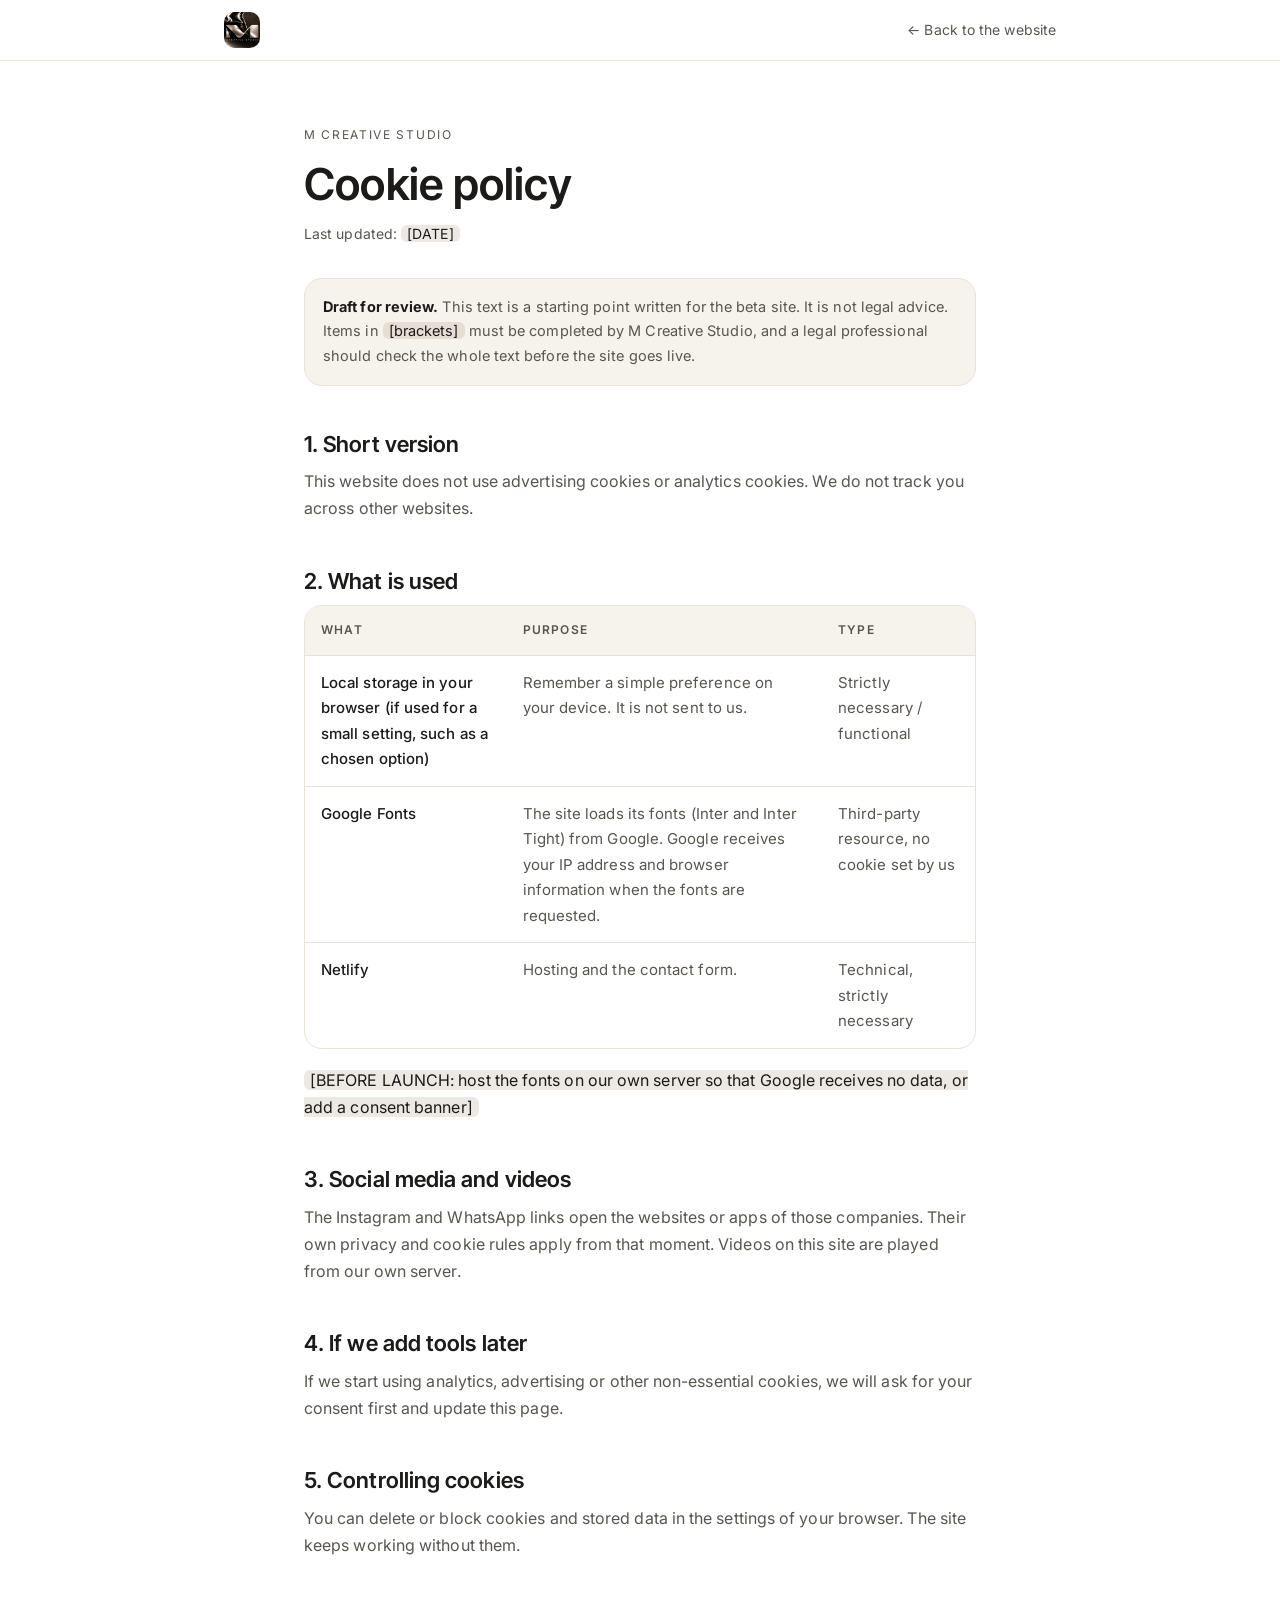
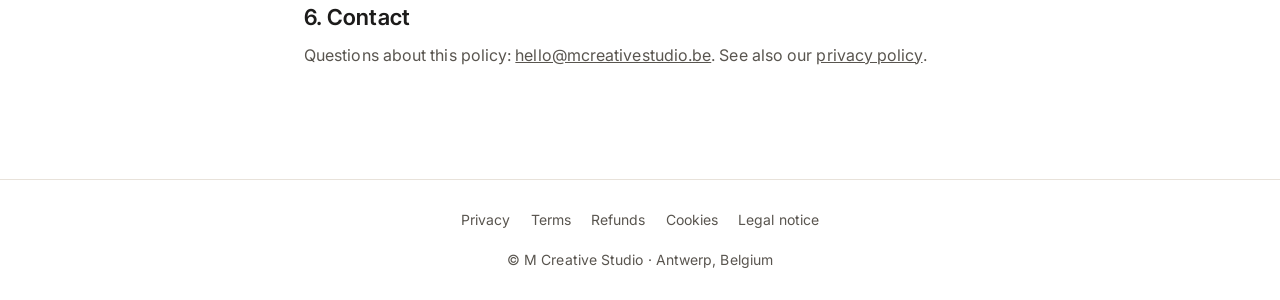
<file: cookies.html>
<!doctype html>
<html lang="en">
<head>
<meta charset="utf-8">
<meta name="viewport" content="width=device-width,initial-scale=1">
<title>Cookie policy · M Creative Studio · Beta</title>
<meta name="description" content="What this website stores on your device.">
<meta name="robots" content="noindex">
<link rel="preconnect" href="https://fonts.googleapis.com"><link rel="preconnect" href="https://fonts.gstatic.com" crossorigin><link href="https://fonts.googleapis.com/css2?family=Inter:wght@300;400;500;600&family=Inter+Tight:wght@300;400;500;600&display=swap" rel="stylesheet">
<link rel="stylesheet" href="legal.css">
</head>
<body>
<header class="top"><div class="in"><a href="index.html" aria-label="M Creative Studio"><img src="img/logo-m.jpg" alt="M Creative Studio"></a><a class="back" href="index.html">← Back to the website</a></div></header>
<main>
<p class="lab">M Creative Studio</p>
<h1>Cookie policy</h1>
<p class="upd">Last updated: <span class="ph">[DATE]</span></p>
<div class="draft"><b>Draft for review.</b> This text is a starting point written for the beta site. It is not legal advice. Items in <span class="ph">[brackets]</span> must be completed by M Creative Studio, and a legal professional should check the whole text before the site goes live.</div>

<h2>1. Short version</h2>
<p>This website does not use advertising cookies or analytics cookies. We do not track you across other websites.</p>

<h2>2. What is used</h2>
<table>
<tr class="hd"><th>What</th><th>Purpose</th><th>Type</th></tr>
<tr><td data-l="What">Local storage in your browser (if used for a small setting, such as a chosen option)</td><td data-l="Purpose">Remember a simple preference on your device. It is not sent to us.</td><td data-l="Type">Strictly necessary / functional</td></tr>
<tr><td data-l="What">Google Fonts</td><td data-l="Purpose">The site loads its fonts (Inter and Inter Tight) from Google. Google receives your IP address and browser information when the fonts are requested.</td><td data-l="Type">Third-party resource, no cookie set by us</td></tr>
<tr><td data-l="What">Netlify</td><td data-l="Purpose">Hosting and the contact form.</td><td data-l="Type">Technical, strictly necessary</td></tr>
</table>
<p><span class="ph">[BEFORE LAUNCH: host the fonts on our own server so that Google receives no data, or add a consent banner]</span></p>

<h2>3. Social media and videos</h2>
<p>The Instagram and WhatsApp links open the websites or apps of those companies. Their own privacy and cookie rules apply from that moment. Videos on this site are played from our own server.</p>

<h2>4. If we add tools later</h2>
<p>If we start using analytics, advertising or other non-essential cookies, we will ask for your consent first and update this page.</p>

<h2>5. Controlling cookies</h2>
<p>You can delete or block cookies and stored data in the settings of your browser. The site keeps working without them.</p>

<h2>6. Contact</h2>
<p>Questions about this policy: <a href="mailto:hello@mcreativestudio.be">hello@mcreativestudio.be</a>. See also our <a href="privacy.html">privacy policy</a>.</p>

</main>
<footer><a href="privacy.html">Privacy</a><a href="terms.html">Terms</a><a href="refunds.html">Refunds</a><a href="cookies.html">Cookies</a><a href="legal-notice.html">Legal notice</a><br><span style="display:block;margin-top:10px">© M Creative Studio · Antwerp, Belgium</span></footer>
</body>
</html>
</file>
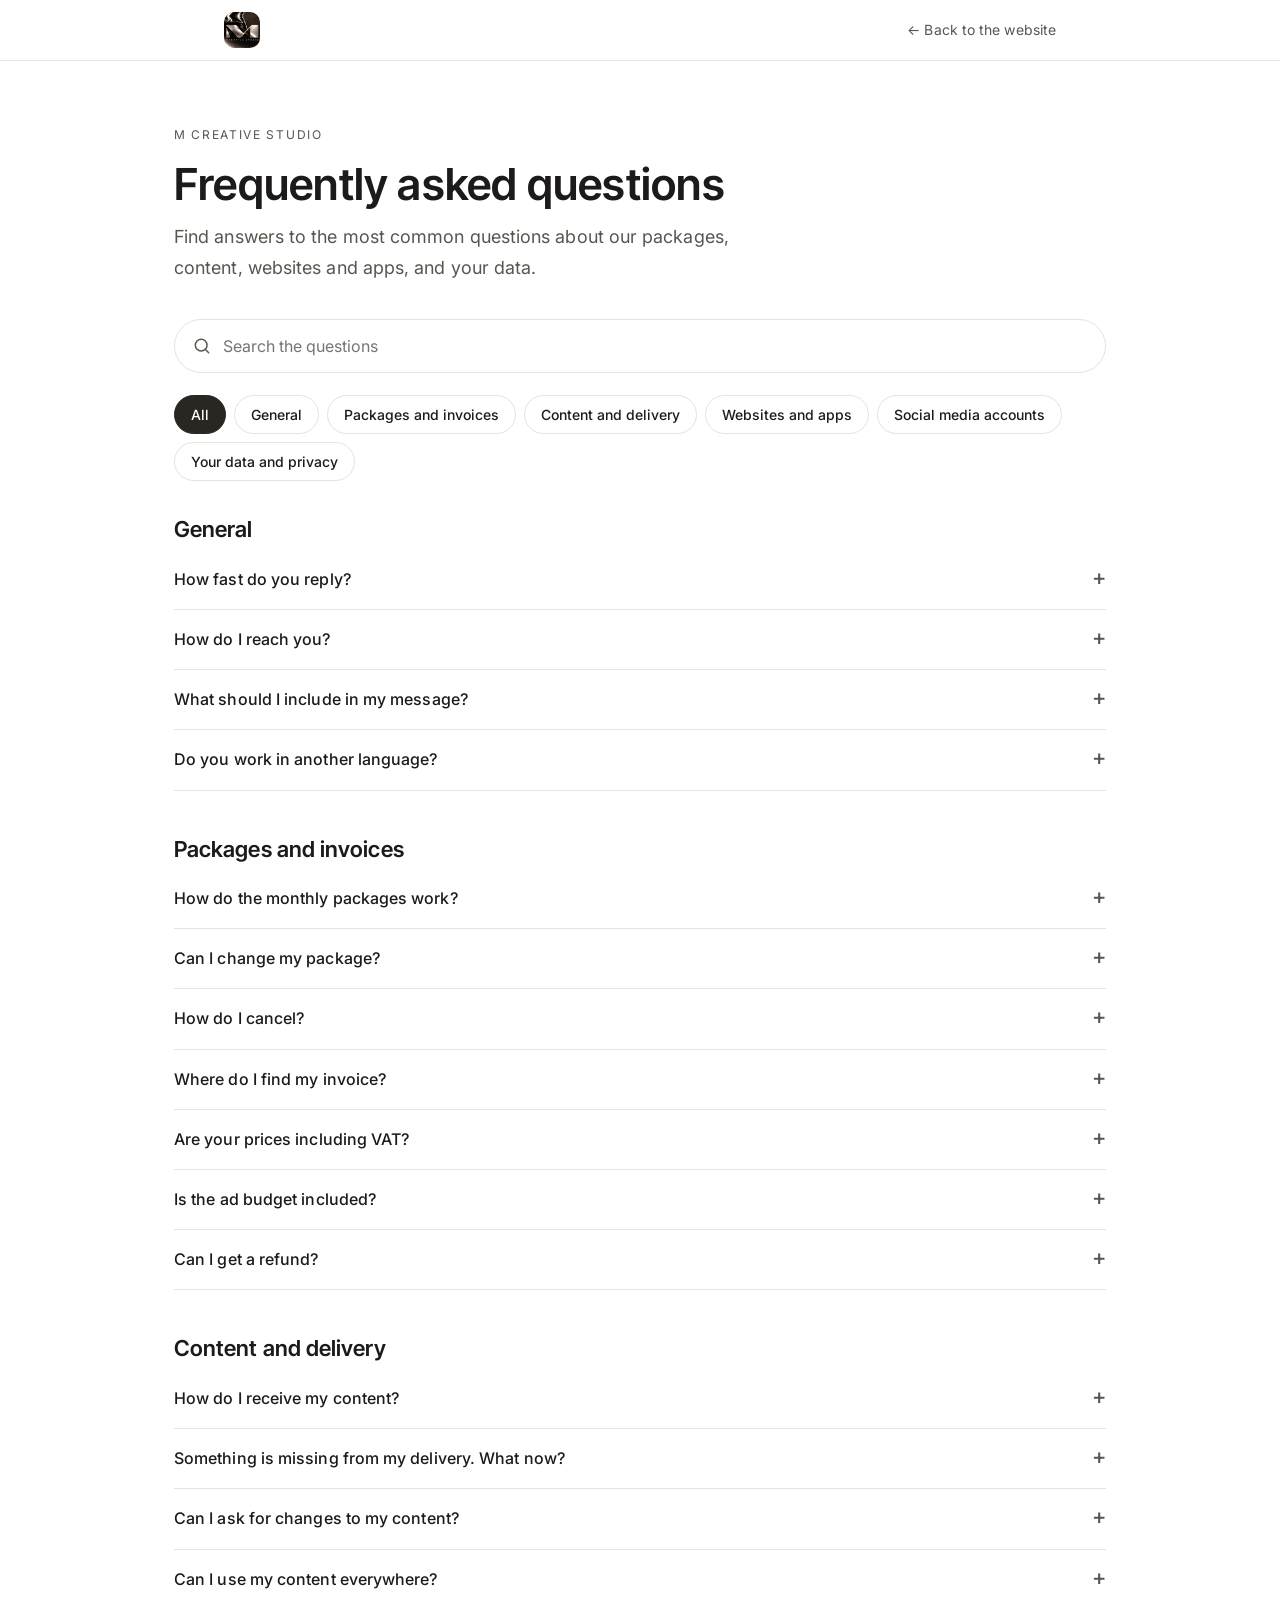
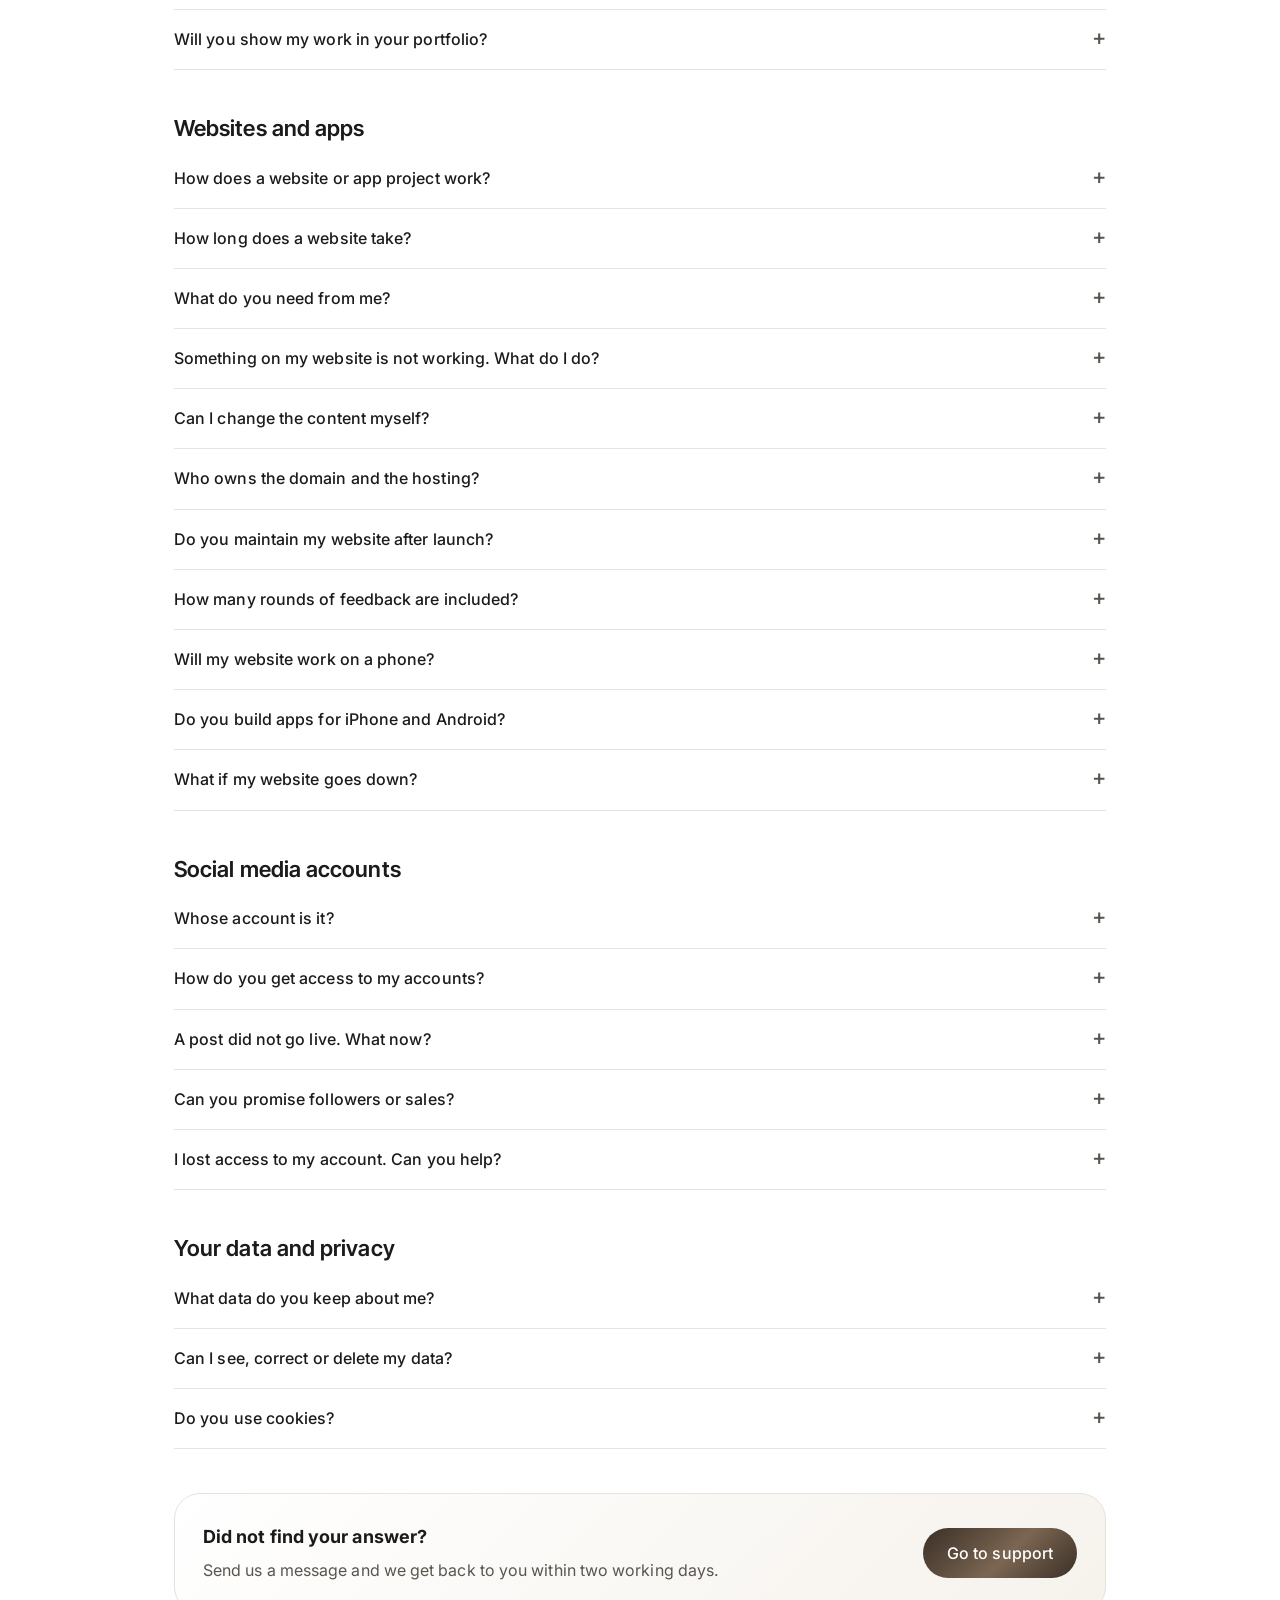
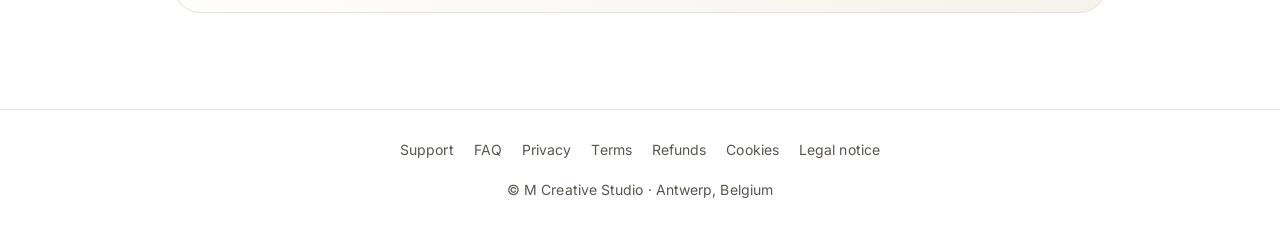
<file: faq.html>
<!doctype html>
<html lang="en">
<head>
<meta charset="utf-8">
<meta name="robots" content="noindex,nofollow">
<meta name="viewport" content="width=device-width,initial-scale=1">
<title>FAQ · M Creative Studio · Beta</title>
<meta name="description" content="Answers to common questions about our packages, content, websites and apps, and your data.">
<link rel="preconnect" href="https://fonts.googleapis.com"><link rel="preconnect" href="https://fonts.gstatic.com" crossorigin><link href="https://fonts.googleapis.com/css2?family=Inter:wght@300;400;500;600&family=Inter+Tight:wght@300;400;500;600&display=swap" rel="stylesheet">
<link rel="stylesheet" href="legal.css">
<link rel="stylesheet" href="support.css">
</head>
<body>
<header class="top"><div class="in"><a href="index.html" aria-label="M Creative Studio"><img src="img/logo-m.jpg" alt="M Creative Studio"></a><a class="back" href="index.html">&larr; Back to the website</a></div></header>
<main class="sup">
<p class="lab">M Creative Studio</p>
<h1>Frequently asked questions</h1>
<p class="intro">Find answers to the most common questions about our packages, content, websites and apps, and your data.</p>
<div class="fq-s"><svg viewBox="0 0 24 24" fill="none" stroke="currentColor" stroke-width="1.8" stroke-linecap="round"><circle cx="11" cy="11" r="7"/><path d="M20 20l-3.5-3.5"/></svg><input id="fqs" type="search" placeholder="Search the questions" aria-label="Search the questions"></div>
<div class="fq-t" id="fqt"><button type="button" class="chp" data-g="all" aria-pressed="true">All</button><button type="button" class="chp" data-g="general" aria-pressed="false">General</button><button type="button" class="chp" data-g="package" aria-pressed="false">Packages and invoices</button><button type="button" class="chp" data-g="content" aria-pressed="false">Content and delivery</button><button type="button" class="chp" data-g="web" aria-pressed="false">Websites and apps</button><button type="button" class="chp" data-g="accounts" aria-pressed="false">Social media accounts</button><button type="button" class="chp" data-g="data" aria-pressed="false">Your data and privacy</button></div>
<section class="fq-g" id="general" data-g="general"><h2>General</h2><details class="fq-q"><summary>How fast do you reply?</summary><p>We reply within two working days. If your question is urgent, say so in the first line of your message.</p></details><details class="fq-q"><summary>How do I reach you?</summary><p>Use the support form. It sends your question straight to us, and it helps us answer faster because we know what it is about.</p></details><details class="fq-q"><summary>What should I include in my message?</summary><p>Your name, your brand and what your question is about. Links, screenshots and examples help us a lot.</p></details><details class="fq-q"><summary>Do you work in another language?</summary><p>We work in English and Dutch. Write to us in the language you prefer.</p></details></section><section class="fq-g" id="package" data-g="package"><h2>Packages and invoices</h2><details class="fq-q"><summary>How do the monthly packages work?</summary><p>A package is billed monthly in advance and renews automatically. You can see what each package includes on the website.</p></details><details class="fq-q"><summary>Can I change my package?</summary><p>Yes. You can move up or down. Tell us through the support form and the change starts from the next month.</p></details><details class="fq-q"><summary>How do I cancel?</summary><p>Send us a message through the support form. Cancellation takes effect at the end of the current month. Read the <a href="terms.html">terms</a> and <a href="refunds.html">refund policy</a> for the details.</p></details><details class="fq-q"><summary>Where do I find my invoice?</summary><p>Invoices are sent by email. If you cannot find one, send us a message and we will send it again.</p></details><details class="fq-q"><summary>Are your prices including VAT?</summary><p>No. Prices on the website exclude VAT. The VAT of 21% is added on your invoice, unless stated otherwise.</p></details><details class="fq-q"><summary>Is the ad budget included?</summary><p>No. Advertising budgets are paid directly by you to the platform and are not part of our fee.</p></details><details class="fq-q"><summary>Can I get a refund?</summary><p>A month that has started is not refunded. If something was not delivered, we first put it right, and otherwise refund the missing part. Read the <a href="refunds.html">refund policy</a>.</p></details></section><section class="fq-g" id="content" data-g="content"><h2>Content and delivery</h2><details class="fq-q"><summary>How do I receive my content?</summary><p>We share your content through a link. If you cannot open it, tell us and we send it another way.</p></details><details class="fq-q"><summary>Something is missing from my delivery. What now?</summary><p>Send us a message within 14 days with what you expected. We check it and make up what is missing.</p></details><details class="fq-q"><summary>Can I ask for changes to my content?</summary><p>Yes. Tell us what you would like to change. Small adjustments are part of the process. Larger changes can be planned in your next month or quoted separately.</p></details><details class="fq-q"><summary>Can I use my content everywhere?</summary><p>Yes, for your own business, once the invoice is paid. Third-party material, such as stock images, fonts and music, follows its own licence. Read the <a href="terms.html">terms</a>.</p></details><details class="fq-q"><summary>Will you show my work in your portfolio?</summary><p>Only finished work, and not if you tell us in writing that you prefer we do not.</p></details></section><section class="fq-g" id="web" data-g="web"><h2>Websites and apps</h2><details class="fq-q"><summary>How does a website or app project work?</summary><p>We start with a call about your goals, then a concept and structure, then design, build, testing and launch. You get a quote with the scope and price before we start.</p></details><details class="fq-q"><summary>How long does a website take?</summary><p>It depends on the size. A small site usually takes a few weeks. We give you a planning with the quote. <span class="ph">[CONFIRM TYPICAL DURATION]</span></p></details><details class="fq-q"><summary>What do you need from me?</summary><p>Your texts, photos, logo and brand colours if you have them, and feedback on time. We can help you create what is missing.</p></details><details class="fq-q"><summary>Something on my website is not working. What do I do?</summary><p>Send us a message with the page, what you expected and what happened. A screenshot and the device and browser you used help us find the cause faster.</p></details><details class="fq-q"><summary>Can I change the content myself?</summary><p>That depends on how your website is built. We tell you in the quote and show you how it works at launch. <span class="ph">[CONFIRM WHICH TOOLS YOU BUILD WITH]</span></p></details><details class="fq-q"><summary>Who owns the domain and the hosting?</summary><p>We recommend that the domain is registered in your name. We explain the options for hosting in the quote, so you always know who pays what and who controls what. <span class="ph">[CONFIRM POLICY]</span></p></details><details class="fq-q"><summary>Do you maintain my website after launch?</summary><p>We can. Maintenance, updates and small changes can be agreed as a monthly package or as work on request. <span class="ph">[CONFIRM OFFER AND PRICES]</span></p></details><details class="fq-q"><summary>How many rounds of feedback are included?</summary><p>The number of feedback rounds is stated in your quote, so there are no surprises. <span class="ph">[CONFIRM NUMBER OF ROUNDS]</span></p></details><details class="fq-q"><summary>Will my website work on a phone?</summary><p>Yes. Every website we build is responsive, which means it adapts to phones, tablets and computers.</p></details><details class="fq-q"><summary>Do you build apps for iPhone and Android?</summary><p>Yes, we build apps. The platforms and features are agreed in the quote.</p></details><details class="fq-q"><summary>What if my website goes down?</summary><p>Tell us right away through the support form and mark it as urgent. We look at the cause first and report back. Outages caused by a hosting or domain provider may need that provider to fix them.</p></details></section><section class="fq-g" id="accounts" data-g="accounts"><h2>Social media accounts</h2><details class="fq-q"><summary>Whose account is it?</summary><p>Your accounts stay yours. We only work in them with the access you give us, and you can remove that access at any time.</p></details><details class="fq-q"><summary>How do you get access to my accounts?</summary><p>Through the official ways of each platform, such as adding us as a partner or manager, so you never have to share your password.</p></details><details class="fq-q"><summary>A post did not go live. What now?</summary><p>Send us a message with the platform and the date. Platforms sometimes block or delay posts, and we check what happened and republish where possible.</p></details><details class="fq-q"><summary>Can you promise followers or sales?</summary><p>No. Platforms change their rules and algorithms, and we do not control them. We work with care and skill to make your content as strong as possible. Read the <a href="terms.html">terms</a>.</p></details><details class="fq-q"><summary>I lost access to my account. Can you help?</summary><p>We can guide you through the platform’s recovery steps. We cannot get into an account for you without your permission.</p></details></section><section class="fq-g" id="data" data-g="data"><h2>Your data and privacy</h2><details class="fq-q"><summary>What data do you keep about me?</summary><p>Only what we need to answer you and run your project: contact details, invoices and project files. Read the <a href="privacy.html">privacy policy</a>.</p></details><details class="fq-q"><summary>Can I see, correct or delete my data?</summary><p>Yes. Send us a message through the support form and we answer within one month.</p></details><details class="fq-q"><summary>Do you use cookies?</summary><p>No advertising or analytics cookies. Read the <a href="cookies.html">cookie policy</a>.</p></details></section>
<p class="fq-none" id="fqn">No questions match your search. Try another word, or send us a message.</p>
<div class="fq-cta"><div><b>Did not find your answer?</b><p style="margin:4px 0 0">Send us a message and we get back to you within two working days.</p></div><a href="support.html">Go to support</a></div>
</main>
<footer><a href="support.html">Support</a><a href="faq.html">FAQ</a><a href="privacy.html">Privacy</a><a href="terms.html">Terms</a><a href="refunds.html">Refunds</a><a href="cookies.html">Cookies</a><a href="legal-notice.html">Legal notice</a><br><span style="display:block;margin-top:10px">&copy; M Creative Studio &middot; Antwerp, Belgium</span></footer>
<script>
(function(){
var tabs=[].slice.call(document.querySelectorAll('#fqt .chp')),groups=[].slice.call(document.querySelectorAll('.fq-g')),inp=document.getElementById('fqs'),none=document.getElementById('fqn'),cur='all';
function run(){
  var q=inp.value.trim().toLowerCase(),any=false;
  groups.forEach(function(g){
    var gv=(cur==='all'||cur===g.dataset.g),n=0;
    [].slice.call(g.querySelectorAll('.fq-q')).forEach(function(d){var m=!q||d.textContent.toLowerCase().indexOf(q)>-1;d.classList.toggle('hide',!m);if(m)n++;if(q&&m)d.open=true});
    var show=gv&&n>0;g.classList.toggle('hide',!show);if(show)any=true;
  });
  none.style.display=any?'none':'block';
}
tabs.forEach(function(t){t.addEventListener('click',function(){cur=t.dataset.g;tabs.forEach(function(x){x.setAttribute('aria-pressed',x===t)});run()})});
inp.addEventListener('input',run);
var h=(location.hash||'').slice(1);if(h){var t=tabs.filter(function(x){return x.dataset.g===h})[0];if(t)t.click()}
})();
</script>
</body>
</html>
</file>
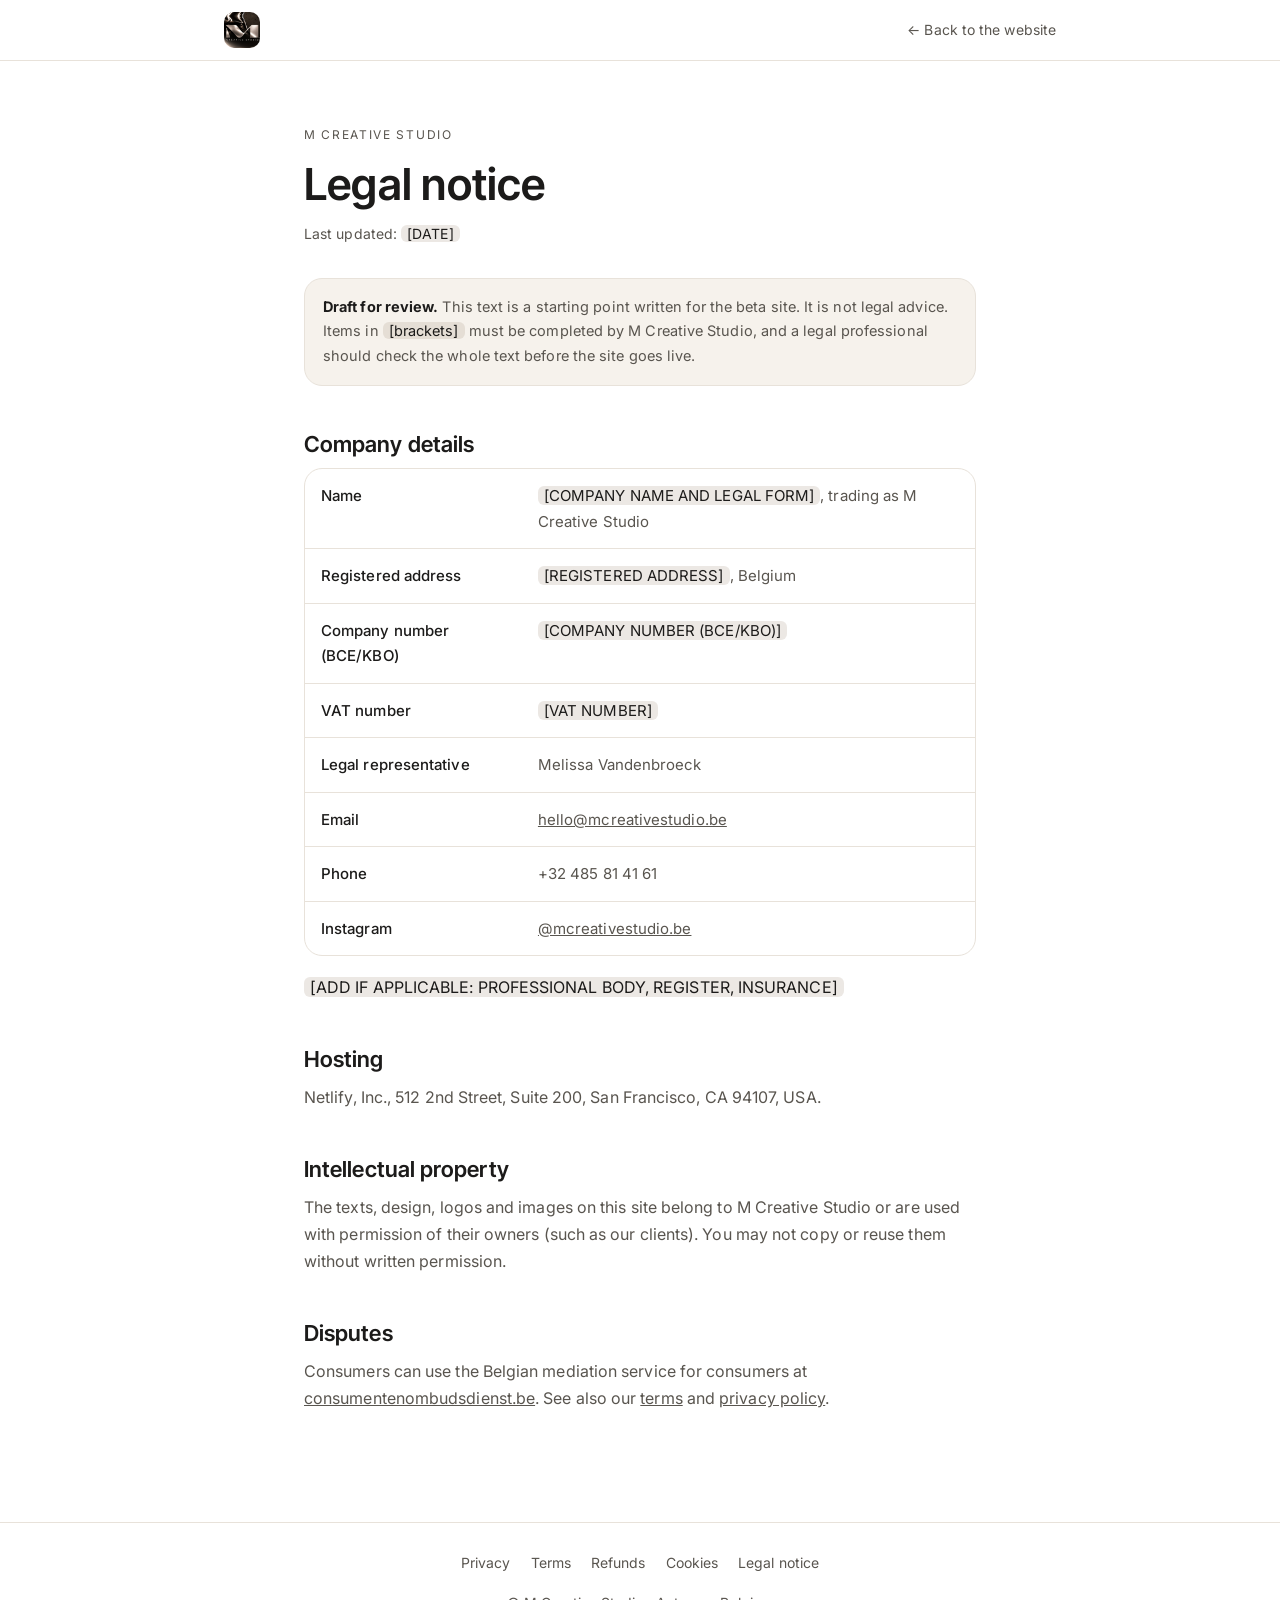
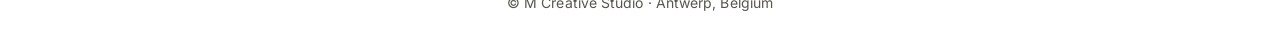
<file: legal-notice.html>
<!doctype html>
<html lang="en">
<head>
<meta charset="utf-8">
<meta name="viewport" content="width=device-width,initial-scale=1">
<title>Legal notice · M Creative Studio · Beta</title>
<meta name="description" content="Who is behind this website.">
<meta name="robots" content="noindex">
<link rel="preconnect" href="https://fonts.googleapis.com"><link rel="preconnect" href="https://fonts.gstatic.com" crossorigin><link href="https://fonts.googleapis.com/css2?family=Inter:wght@300;400;500;600&family=Inter+Tight:wght@300;400;500;600&display=swap" rel="stylesheet">
<link rel="stylesheet" href="legal.css">
</head>
<body>
<header class="top"><div class="in"><a href="index.html" aria-label="M Creative Studio"><img src="img/logo-m.jpg" alt="M Creative Studio"></a><a class="back" href="index.html">← Back to the website</a></div></header>
<main>
<p class="lab">M Creative Studio</p>
<h1>Legal notice</h1>
<p class="upd">Last updated: <span class="ph">[DATE]</span></p>
<div class="draft"><b>Draft for review.</b> This text is a starting point written for the beta site. It is not legal advice. Items in <span class="ph">[brackets]</span> must be completed by M Creative Studio, and a legal professional should check the whole text before the site goes live.</div>

<h2>Company details</h2>
<table>
<tr><td>Name</td><td><span class="ph">[COMPANY NAME AND LEGAL FORM]</span>, trading as M Creative Studio</td></tr>
<tr><td>Registered address</td><td><span class="ph">[REGISTERED ADDRESS]</span>, Belgium</td></tr>
<tr><td>Company number (BCE/KBO)</td><td><span class="ph">[COMPANY NUMBER (BCE/KBO)]</span></td></tr>
<tr><td>VAT number</td><td><span class="ph">[VAT NUMBER]</span></td></tr>
<tr><td>Legal representative</td><td>Melissa Vandenbroeck</td></tr>
<tr><td>Email</td><td><a href="mailto:hello@mcreativestudio.be">hello@mcreativestudio.be</a></td></tr>
<tr><td>Phone</td><td>+32 485 81 41 61</td></tr>
<tr><td>Instagram</td><td><a href="https://www.instagram.com/mcreativestudio.be/" rel="noopener">@mcreativestudio.be</a></td></tr>
</table>
<p><span class="ph">[ADD IF APPLICABLE: PROFESSIONAL BODY, REGISTER, INSURANCE]</span></p>

<h2>Hosting</h2>
<p>Netlify, Inc., 512 2nd Street, Suite 200, San Francisco, CA 94107, USA.</p>

<h2>Intellectual property</h2>
<p>The texts, design, logos and images on this site belong to M Creative Studio or are used with permission of their owners (such as our clients). You may not copy or reuse them without written permission.</p>

<h2>Disputes</h2>
<p>Consumers can use the Belgian mediation service for consumers at <a href="https://www.consumentenombudsdienst.be" rel="noopener">consumentenombudsdienst.be</a>. See also our <a href="terms.html">terms</a> and <a href="privacy.html">privacy policy</a>.</p>

</main>
<footer><a href="privacy.html">Privacy</a><a href="terms.html">Terms</a><a href="refunds.html">Refunds</a><a href="cookies.html">Cookies</a><a href="legal-notice.html">Legal notice</a><br><span style="display:block;margin-top:10px">© M Creative Studio · Antwerp, Belgium</span></footer>
</body>
</html>
</file>
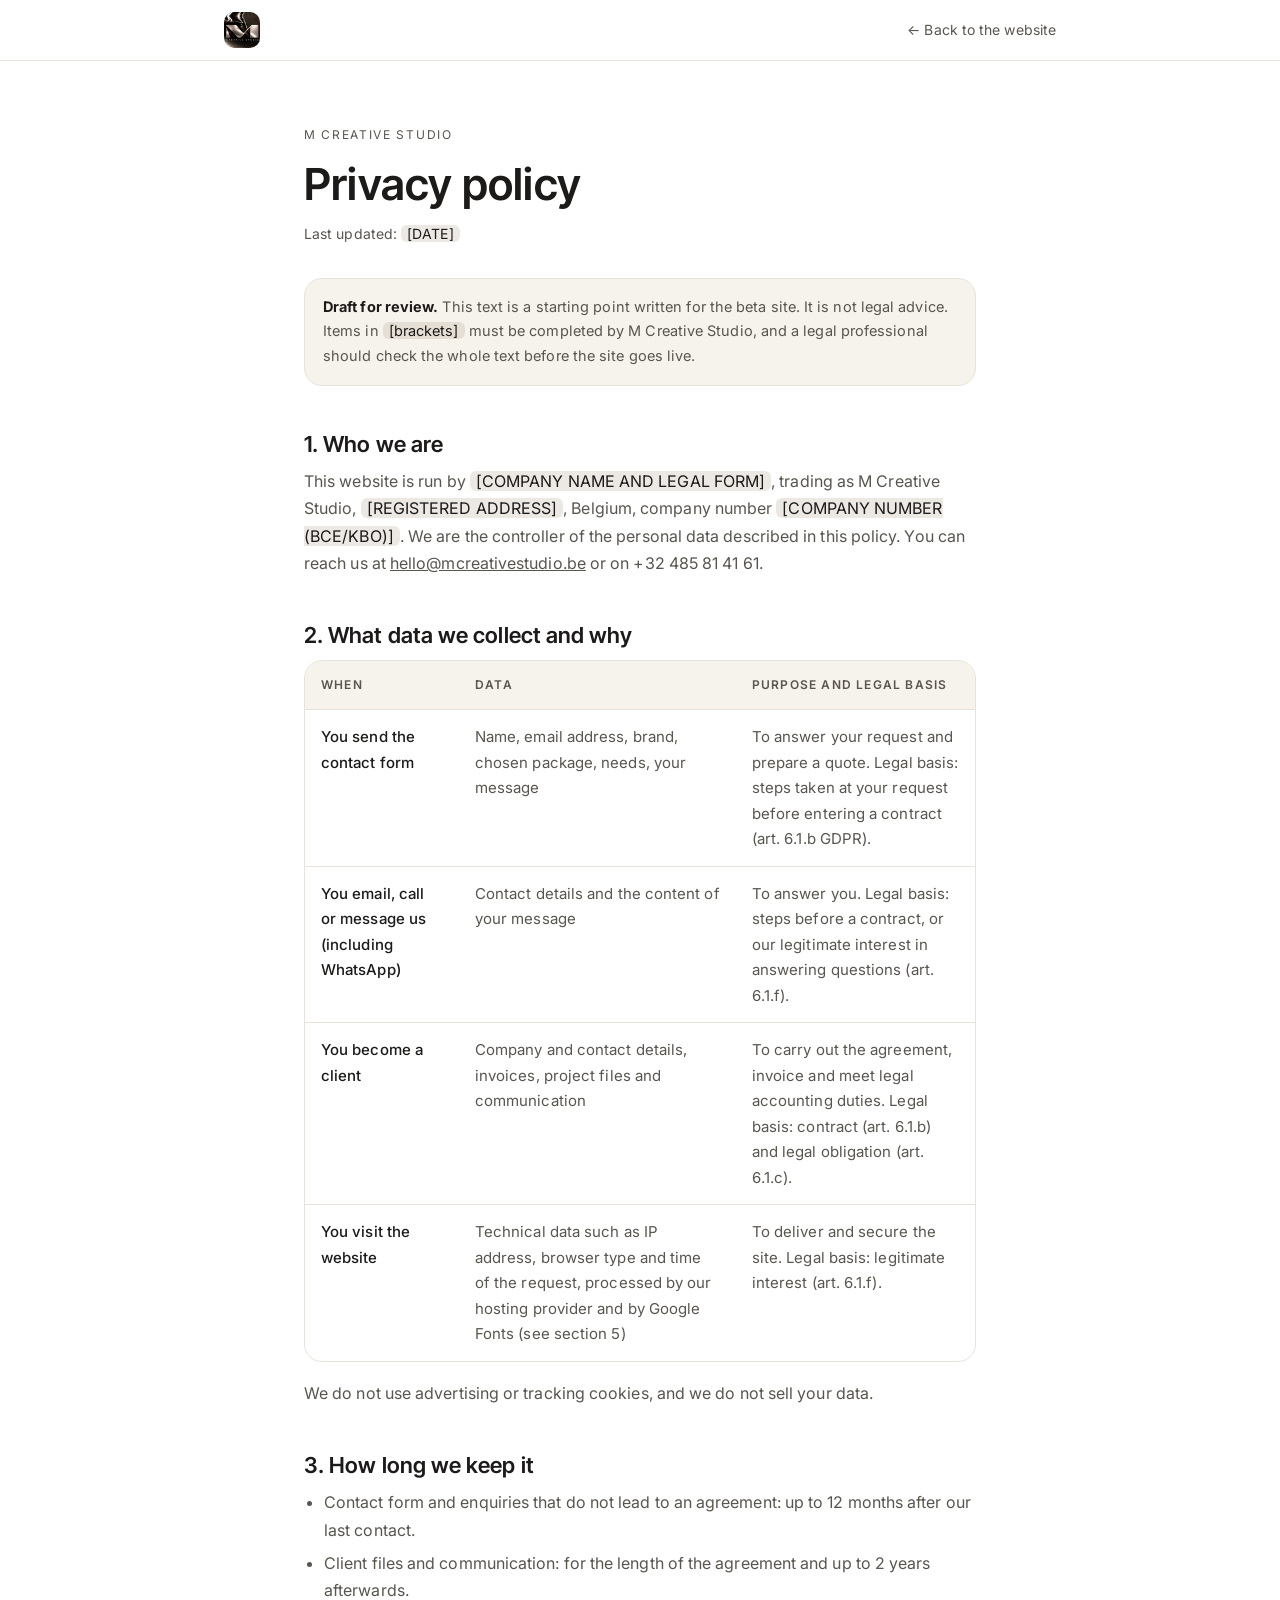
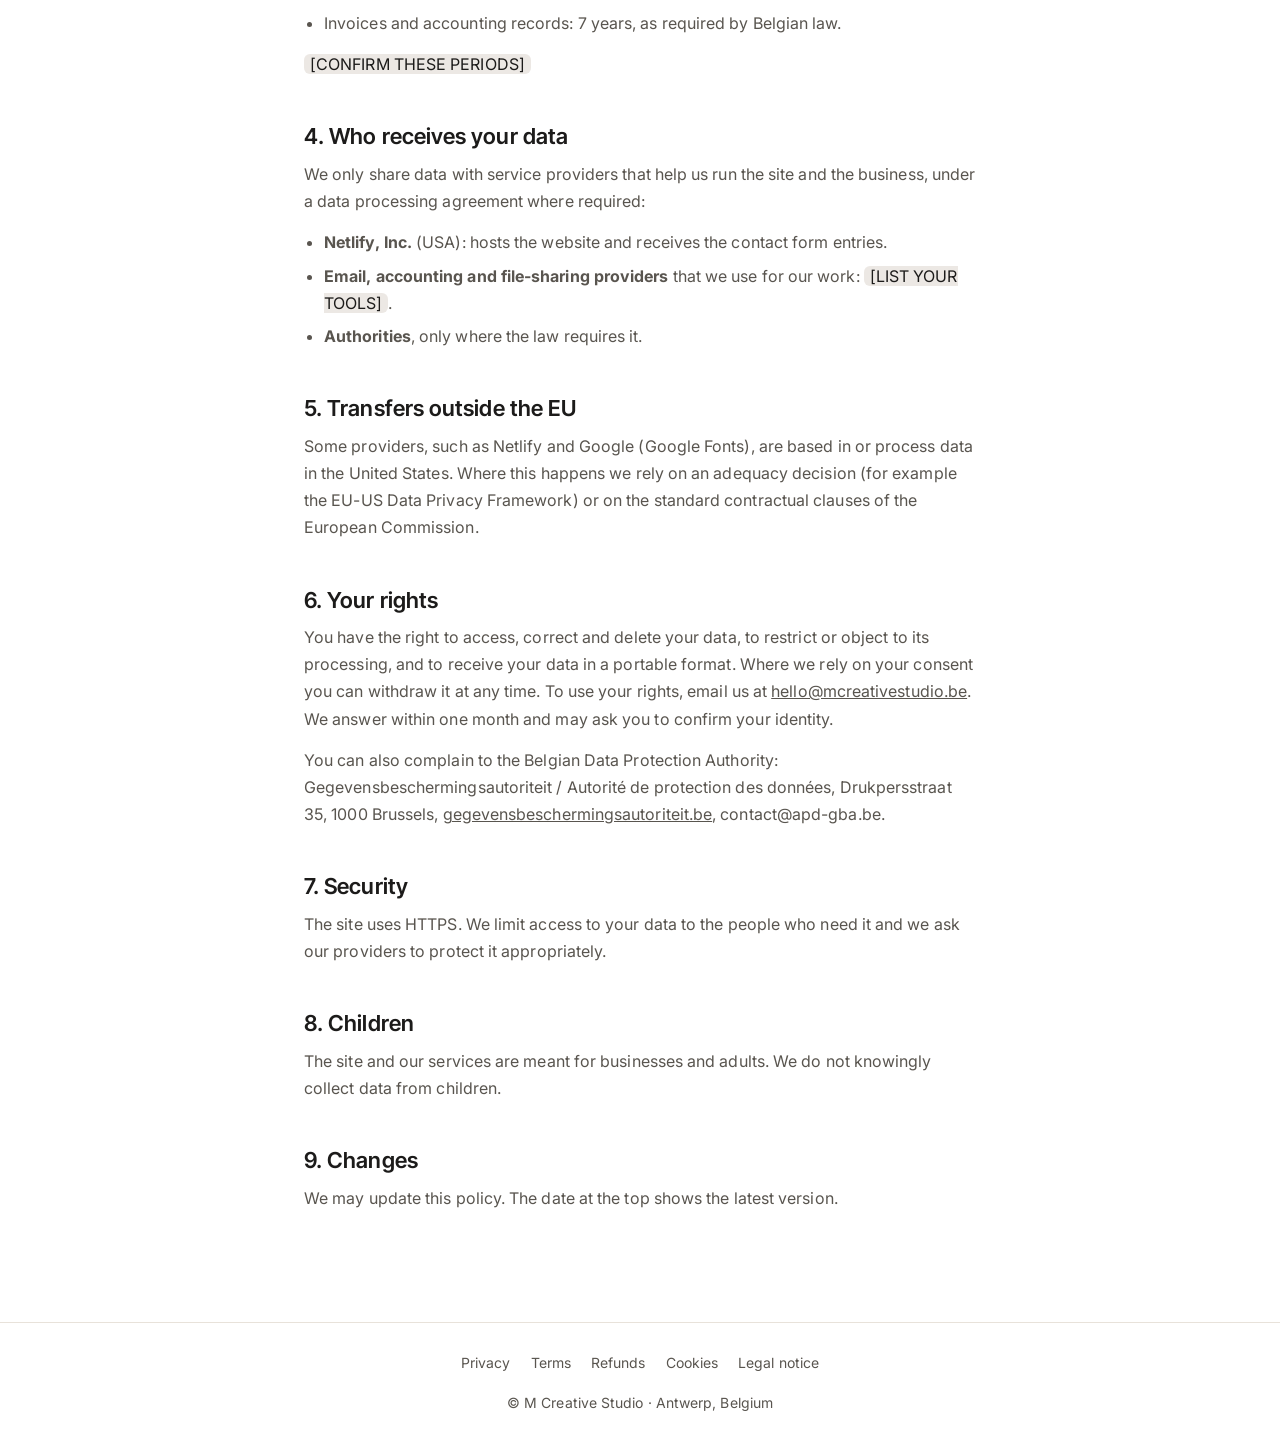
<file: privacy.html>
<!doctype html>
<html lang="en">
<head>
<meta charset="utf-8">
<meta name="viewport" content="width=device-width,initial-scale=1">
<title>Privacy policy · M Creative Studio · Beta</title>
<meta name="description" content="How we handle your personal data.">
<meta name="robots" content="noindex">
<link rel="preconnect" href="https://fonts.googleapis.com"><link rel="preconnect" href="https://fonts.gstatic.com" crossorigin><link href="https://fonts.googleapis.com/css2?family=Inter:wght@300;400;500;600&family=Inter+Tight:wght@300;400;500;600&display=swap" rel="stylesheet">
<link rel="stylesheet" href="legal.css">
</head>
<body>
<header class="top"><div class="in"><a href="index.html" aria-label="M Creative Studio"><img src="img/logo-m.jpg" alt="M Creative Studio"></a><a class="back" href="index.html">← Back to the website</a></div></header>
<main>
<p class="lab">M Creative Studio</p>
<h1>Privacy policy</h1>
<p class="upd">Last updated: <span class="ph">[DATE]</span></p>
<div class="draft"><b>Draft for review.</b> This text is a starting point written for the beta site. It is not legal advice. Items in <span class="ph">[brackets]</span> must be completed by M Creative Studio, and a legal professional should check the whole text before the site goes live.</div>

<h2>1. Who we are</h2>
<p>This website is run by <span class="ph">[COMPANY NAME AND LEGAL FORM]</span>, trading as M Creative Studio, <span class="ph">[REGISTERED ADDRESS]</span>, Belgium, company number <span class="ph">[COMPANY NUMBER (BCE/KBO)]</span>. We are the controller of the personal data described in this policy. You can reach us at <a href="mailto:hello@mcreativestudio.be">hello@mcreativestudio.be</a> or on +32 485 81 41 61.</p>

<h2>2. What data we collect and why</h2>
<table>
<tr class="hd"><th>When</th><th>Data</th><th>Purpose and legal basis</th></tr>
<tr><td data-l="When">You send the contact form</td><td data-l="Data">Name, email address, brand, chosen package, needs, your message</td><td data-l="Purpose and legal basis">To answer your request and prepare a quote. Legal basis: steps taken at your request before entering a contract (art. 6.1.b GDPR).</td></tr>
<tr><td data-l="When">You email, call or message us (including WhatsApp)</td><td data-l="Data">Contact details and the content of your message</td><td data-l="Purpose and legal basis">To answer you. Legal basis: steps before a contract, or our legitimate interest in answering questions (art. 6.1.f).</td></tr>
<tr><td data-l="When">You become a client</td><td data-l="Data">Company and contact details, invoices, project files and communication</td><td data-l="Purpose and legal basis">To carry out the agreement, invoice and meet legal accounting duties. Legal basis: contract (art. 6.1.b) and legal obligation (art. 6.1.c).</td></tr>
<tr><td data-l="When">You visit the website</td><td data-l="Data">Technical data such as IP address, browser type and time of the request, processed by our hosting provider and by Google Fonts (see section 5)</td><td data-l="Purpose and legal basis">To deliver and secure the site. Legal basis: legitimate interest (art. 6.1.f).</td></tr>
</table>
<p>We do not use advertising or tracking cookies, and we do not sell your data.</p>

<h2>3. How long we keep it</h2>
<ul>
<li>Contact form and enquiries that do not lead to an agreement: up to 12 months after our last contact.</li>
<li>Client files and communication: for the length of the agreement and up to 2 years afterwards.</li>
<li>Invoices and accounting records: 7 years, as required by Belgian law.</li>
</ul>
<p><span class="ph">[CONFIRM THESE PERIODS]</span></p>

<h2>4. Who receives your data</h2>
<p>We only share data with service providers that help us run the site and the business, under a data processing agreement where required:</p>
<ul>
<li><b>Netlify, Inc.</b> (USA): hosts the website and receives the contact form entries.</li>
<li><b>Email, accounting and file-sharing providers</b> that we use for our work: <span class="ph">[LIST YOUR TOOLS]</span>.</li>
<li><b>Authorities</b>, only where the law requires it.</li>
</ul>

<h2>5. Transfers outside the EU</h2>
<p>Some providers, such as Netlify and Google (Google Fonts), are based in or process data in the United States. Where this happens we rely on an adequacy decision (for example the EU-US Data Privacy Framework) or on the standard contractual clauses of the European Commission.</p>

<h2>6. Your rights</h2>
<p>You have the right to access, correct and delete your data, to restrict or object to its processing, and to receive your data in a portable format. Where we rely on your consent you can withdraw it at any time. To use your rights, email us at <a href="mailto:hello@mcreativestudio.be">hello@mcreativestudio.be</a>. We answer within one month and may ask you to confirm your identity.</p>
<p>You can also complain to the Belgian Data Protection Authority: Gegevensbeschermingsautoriteit / Autorité de protection des données, Drukpersstraat 35, 1000 Brussels, <a href="https://www.gegevensbeschermingsautoriteit.be" rel="noopener">gegevensbeschermingsautoriteit.be</a>, contact@apd-gba.be.</p>

<h2>7. Security</h2>
<p>The site uses HTTPS. We limit access to your data to the people who need it and we ask our providers to protect it appropriately.</p>

<h2>8. Children</h2>
<p>The site and our services are meant for businesses and adults. We do not knowingly collect data from children.</p>

<h2>9. Changes</h2>
<p>We may update this policy. The date at the top shows the latest version.</p>

</main>
<footer><a href="privacy.html">Privacy</a><a href="terms.html">Terms</a><a href="refunds.html">Refunds</a><a href="cookies.html">Cookies</a><a href="legal-notice.html">Legal notice</a><br><span style="display:block;margin-top:10px">© M Creative Studio · Antwerp, Belgium</span></footer>
</body>
</html>
</file>
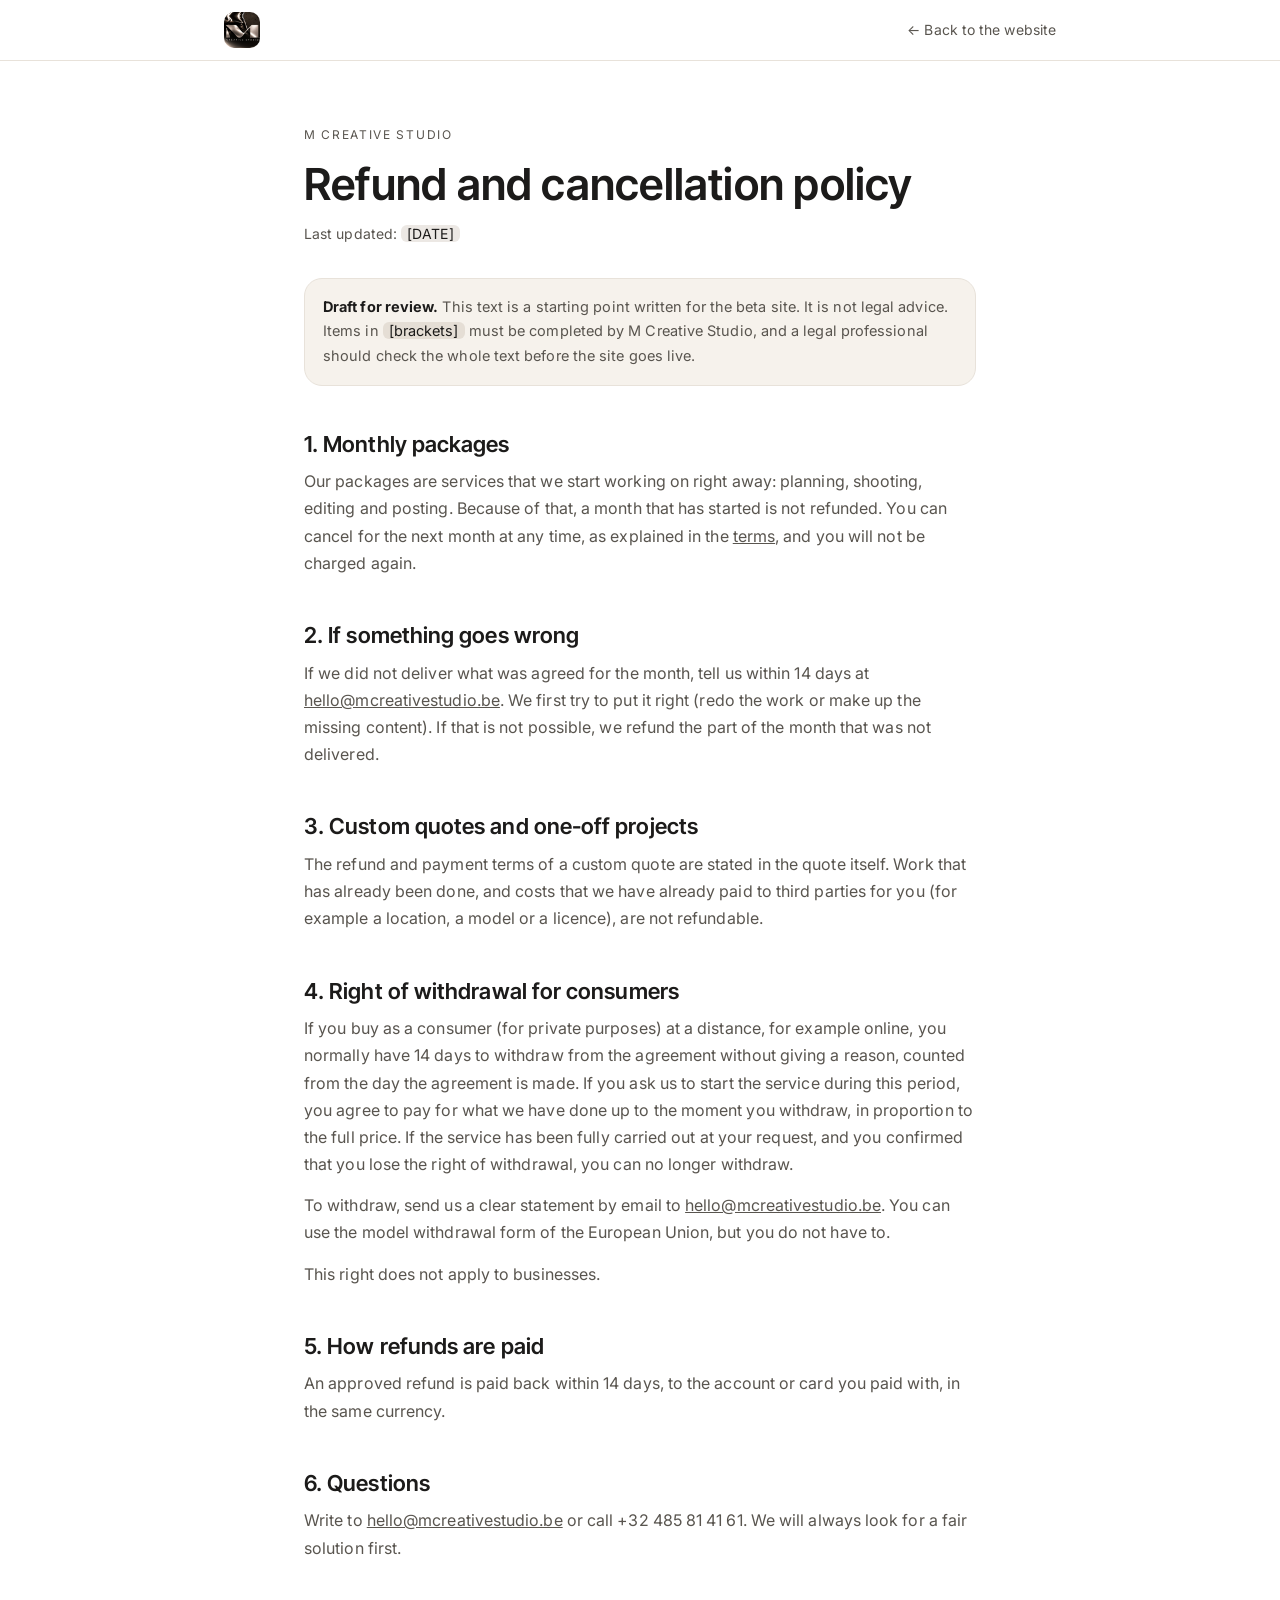
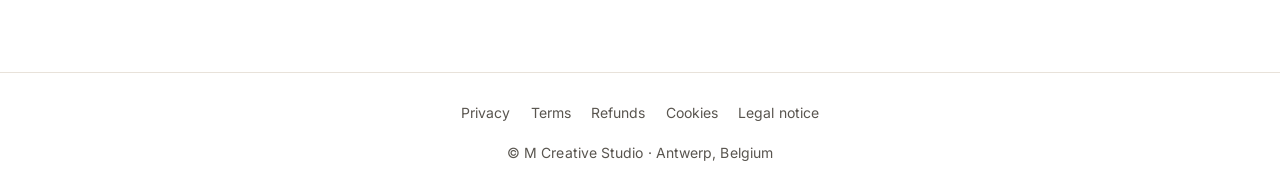
<file: refunds.html>
<!doctype html>
<html lang="en">
<head>
<meta charset="utf-8">
<meta name="viewport" content="width=device-width,initial-scale=1">
<title>Refund and cancellation policy · M Creative Studio · Beta</title>
<meta name="description" content="What happens if you change your mind.">
<meta name="robots" content="noindex">
<link rel="preconnect" href="https://fonts.googleapis.com"><link rel="preconnect" href="https://fonts.gstatic.com" crossorigin><link href="https://fonts.googleapis.com/css2?family=Inter:wght@300;400;500;600&family=Inter+Tight:wght@300;400;500;600&display=swap" rel="stylesheet">
<link rel="stylesheet" href="legal.css">
</head>
<body>
<header class="top"><div class="in"><a href="index.html" aria-label="M Creative Studio"><img src="img/logo-m.jpg" alt="M Creative Studio"></a><a class="back" href="index.html">← Back to the website</a></div></header>
<main>
<p class="lab">M Creative Studio</p>
<h1>Refund and cancellation policy</h1>
<p class="upd">Last updated: <span class="ph">[DATE]</span></p>
<div class="draft"><b>Draft for review.</b> This text is a starting point written for the beta site. It is not legal advice. Items in <span class="ph">[brackets]</span> must be completed by M Creative Studio, and a legal professional should check the whole text before the site goes live.</div>

<h2>1. Monthly packages</h2>
<p>Our packages are services that we start working on right away: planning, shooting, editing and posting. Because of that, a month that has started is not refunded. You can cancel for the next month at any time, as explained in the <a href="terms.html">terms</a>, and you will not be charged again.</p>

<h2>2. If something goes wrong</h2>
<p>If we did not deliver what was agreed for the month, tell us within 14 days at <a href="mailto:hello@mcreativestudio.be">hello@mcreativestudio.be</a>. We first try to put it right (redo the work or make up the missing content). If that is not possible, we refund the part of the month that was not delivered.</p>

<h2>3. Custom quotes and one-off projects</h2>
<p>The refund and payment terms of a custom quote are stated in the quote itself. Work that has already been done, and costs that we have already paid to third parties for you (for example a location, a model or a licence), are not refundable.</p>

<h2>4. Right of withdrawal for consumers</h2>
<p>If you buy as a consumer (for private purposes) at a distance, for example online, you normally have 14 days to withdraw from the agreement without giving a reason, counted from the day the agreement is made. If you ask us to start the service during this period, you agree to pay for what we have done up to the moment you withdraw, in proportion to the full price. If the service has been fully carried out at your request, and you confirmed that you lose the right of withdrawal, you can no longer withdraw.</p>
<p>To withdraw, send us a clear statement by email to <a href="mailto:hello@mcreativestudio.be">hello@mcreativestudio.be</a>. You can use the model withdrawal form of the European Union, but you do not have to.</p>
<p>This right does not apply to businesses.</p>

<h2>5. How refunds are paid</h2>
<p>An approved refund is paid back within 14 days, to the account or card you paid with, in the same currency.</p>

<h2>6. Questions</h2>
<p>Write to <a href="mailto:hello@mcreativestudio.be">hello@mcreativestudio.be</a> or call +32 485 81 41 61. We will always look for a fair solution first.</p>

</main>
<footer><a href="privacy.html">Privacy</a><a href="terms.html">Terms</a><a href="refunds.html">Refunds</a><a href="cookies.html">Cookies</a><a href="legal-notice.html">Legal notice</a><br><span style="display:block;margin-top:10px">© M Creative Studio · Antwerp, Belgium</span></footer>
</body>
</html>
</file>
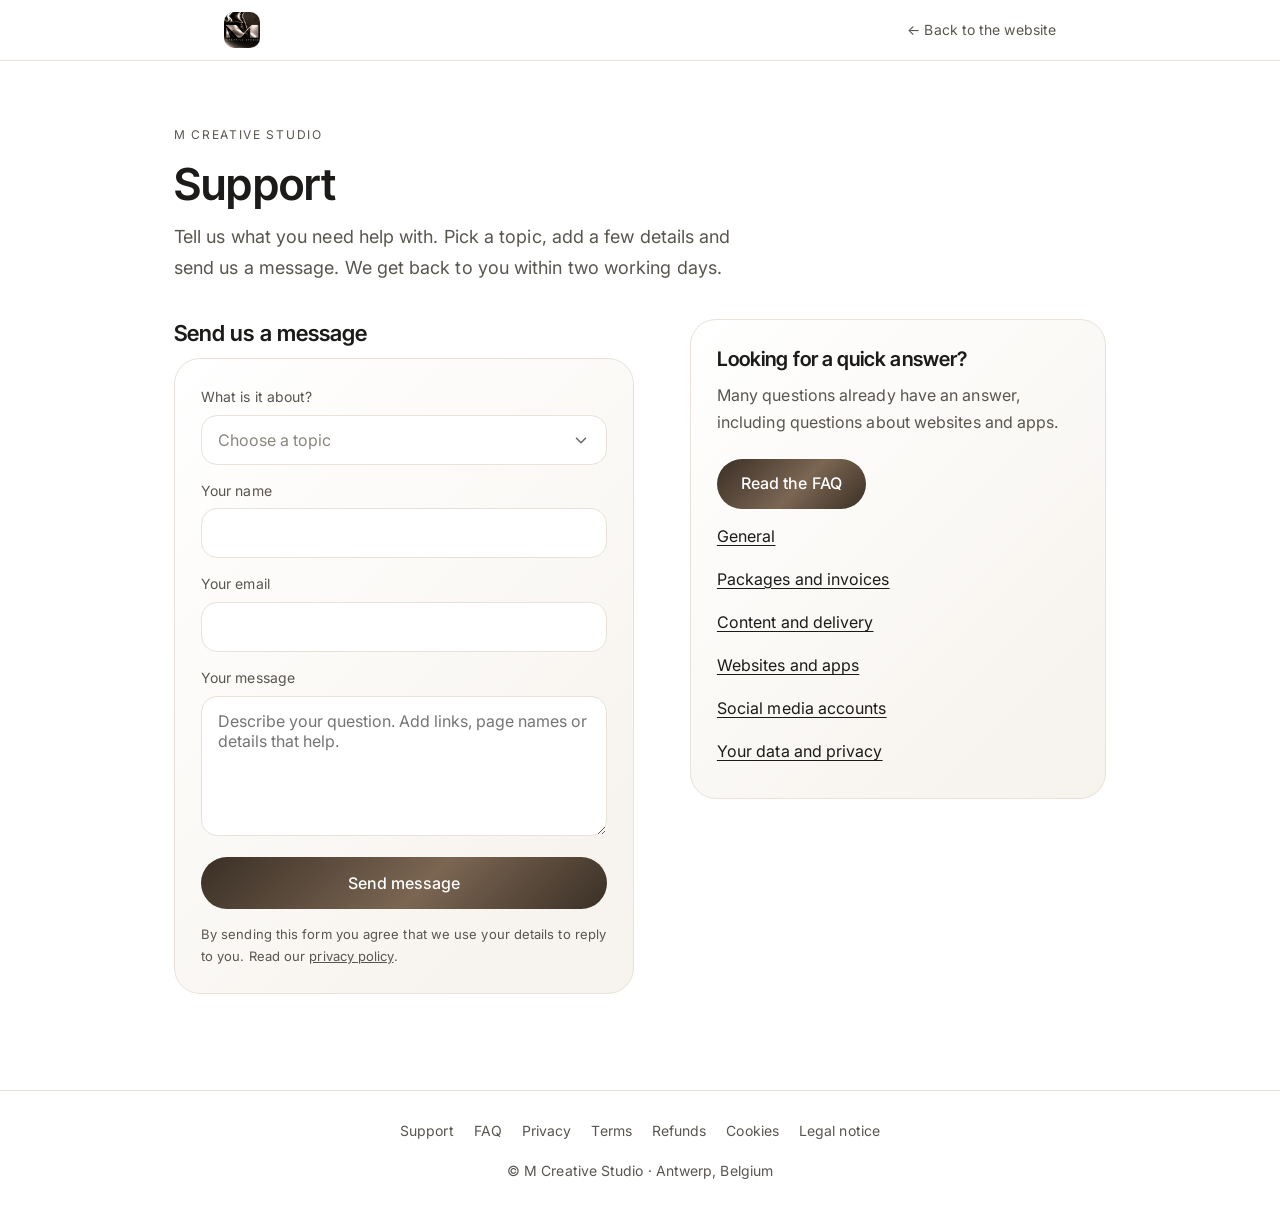
<file: support.html>
<!doctype html>
<html lang="en">
<head>
<meta charset="utf-8">
<meta name="robots" content="noindex,nofollow">
<meta name="viewport" content="width=device-width,initial-scale=1">
<title>Support · M Creative Studio · Beta</title>
<meta name="description" content="Choose what your question is about and send us a message. Find answers in our FAQ.">
<link rel="preconnect" href="https://fonts.googleapis.com"><link rel="preconnect" href="https://fonts.gstatic.com" crossorigin><link href="https://fonts.googleapis.com/css2?family=Inter:wght@300;400;500;600&family=Inter+Tight:wght@300;400;500;600&display=swap" rel="stylesheet">
<link rel="stylesheet" href="legal.css">
<link rel="stylesheet" href="support.css">
<link rel="stylesheet" href="dd.css">
</head>
<body>
<header class="top"><div class="in"><a href="index.html" aria-label="M Creative Studio"><img src="img/logo-m.jpg" alt="M Creative Studio"></a><a class="back" href="index.html">&larr; Back to the website</a></div></header>
<main class="sup">
<p class="lab">M Creative Studio</p>
<h1>Support</h1>
<p class="intro">Tell us what you need help with. Pick a topic, add a few details and send us a message. We get back to you within two working days.</p>

<div class="two">
<section>
<h2>Send us a message</h2>
<form class="sf" id="sf" name="support" method="POST" data-netlify="true" netlify-honeypot="bot">
<input type="hidden" name="form-name" value="support">
<p class="hp"><label>Leave empty <input name="bot"></label></p>
<label>What is it about?<select name="topic" id="topic" required><option value="" disabled selected>Choose a topic</option><option value="project">A project</option><option value="package">Package or invoice</option><option value="content">Content or delivery</option><option value="web">Website or app</option><option value="accounts">Social media accounts</option><option value="data">My data</option><option value="other">Something else</option></select></label>
<label id="issl" hidden>What exactly?<select name="issue" id="issue2"><option value="">Choose what fits best</option></select></label>
<label>Your name<input name="name" required autocomplete="name"></label>
<label>Your email<input type="email" name="email" required autocomplete="email"></label>
<label>Your message<textarea name="message" required placeholder="Describe your question. Add links, page names or details that help."></textarea></label>
<button class="go" type="submit">Send message</button>
<p class="sf-err" id="sferr" role="alert">Something went wrong. Please try again in a moment.</p>
<p class="fn">By sending this form you agree that we use your details to reply to you. Read our <a href="privacy.html">privacy policy</a>.</p>
</form>
<div class="sf-ok" id="sfok" role="status"><b>Thank you, we got your message.</b><p style="margin:6px 0 0">We will get back to you within two working days.</p></div>
</section>
<aside class="fcard">
<h2>Looking for a quick answer?</h2>
<p>Many questions already have an answer, including questions about websites and apps.</p>
<a class="btnl" href="faq.html">Read the FAQ</a>
<ul><li><a href="faq.html#general">General</a></li><li><a href="faq.html#package">Packages and invoices</a></li><li><a href="faq.html#content">Content and delivery</a></li><li><a href="faq.html#web">Websites and apps</a></li><li><a href="faq.html#accounts">Social media accounts</a></li><li><a href="faq.html#data">Your data and privacy</a></li></ul>
</aside>
</div>
</main>
<footer><a href="support.html">Support</a><a href="faq.html">FAQ</a><a href="privacy.html">Privacy</a><a href="terms.html">Terms</a><a href="refunds.html">Refunds</a><a href="cookies.html">Cookies</a><a href="legal-notice.html">Legal notice</a><br><span style="display:block;margin-top:10px">&copy; M Creative Studio &middot; Antwerp, Belgium</span></footer>
<script>
(function(){
var ISS={"project": ["I want to change the planning", "I have feedback on a draft", "I need to share new materials", "I want to add something to my project"], "package": ["I have a question about my invoice", "I want to change my package", "I want to cancel", "I want to ask about a refund"], "content": ["I cannot open or download my files", "Something is missing from my delivery", "I want a change to delivered content", "I have a question about using my content"], "web": ["Something on my website is not working", "I want a change on my website or app", "My website is slow or offline", "I have a question about my domain or hosting"], "accounts": ["I lost access to my account", "A post did not go live", "I want to change who can access my accounts", "I have a question about a platform"], "data": ["I want to see my data", "I want my data corrected", "I want my data deleted", "I have a privacy question"], "other": ["I have a general question", "I want to work together", "I have a complaint", "I have a suggestion"]};
var sel=document.getElementById('topic'),iss=document.getElementById('issue2'),issl=document.getElementById('issl');
function fill(k){
  iss.innerHTML='<option value="">Choose what fits best</option>';
  var list=ISS[k]||[];
  list.forEach(function(t){var o=document.createElement('option');o.value=t;o.textContent=t;iss.appendChild(o)});
  issl.hidden=!list.length;
}
sel.addEventListener('change',function(){fill(sel.value)});
var h=(location.hash||'').slice(1);if(h&&ISS[h]){sel.value=h;fill(h)}
var f=document.getElementById('sf');
f.addEventListener('submit',function(e){
  e.preventDefault();
  var d=new URLSearchParams(new FormData(f)).toString();
  fetch('/',{method:'POST',headers:{'Content-Type':'application/x-www-form-urlencoded'},body:d})
    .then(function(r){if(!r.ok)throw 0;f.style.display='none';document.getElementById('sfok').style.display='block'})
    .catch(function(){document.getElementById('sferr').style.display='block'});
});
})();
</script>
<script src="dd.js"></script>
</body>
</html>
</file>
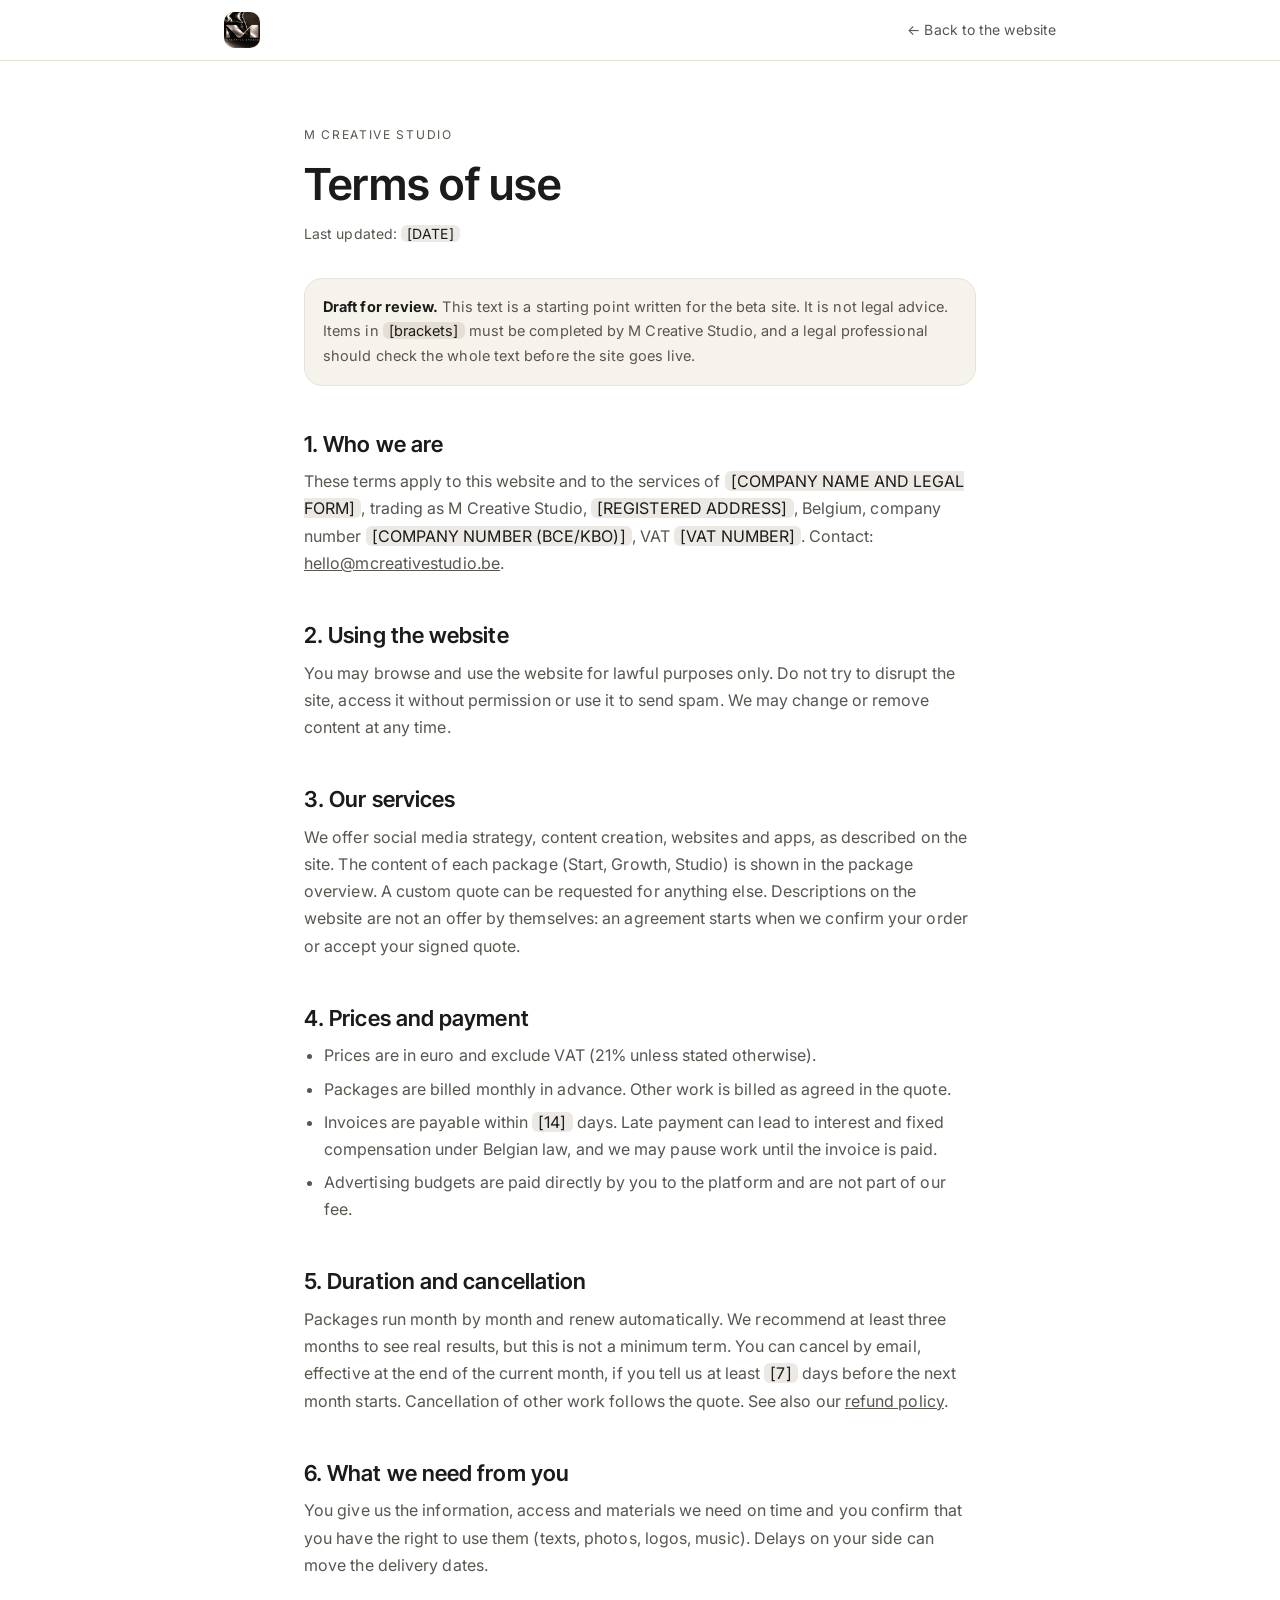
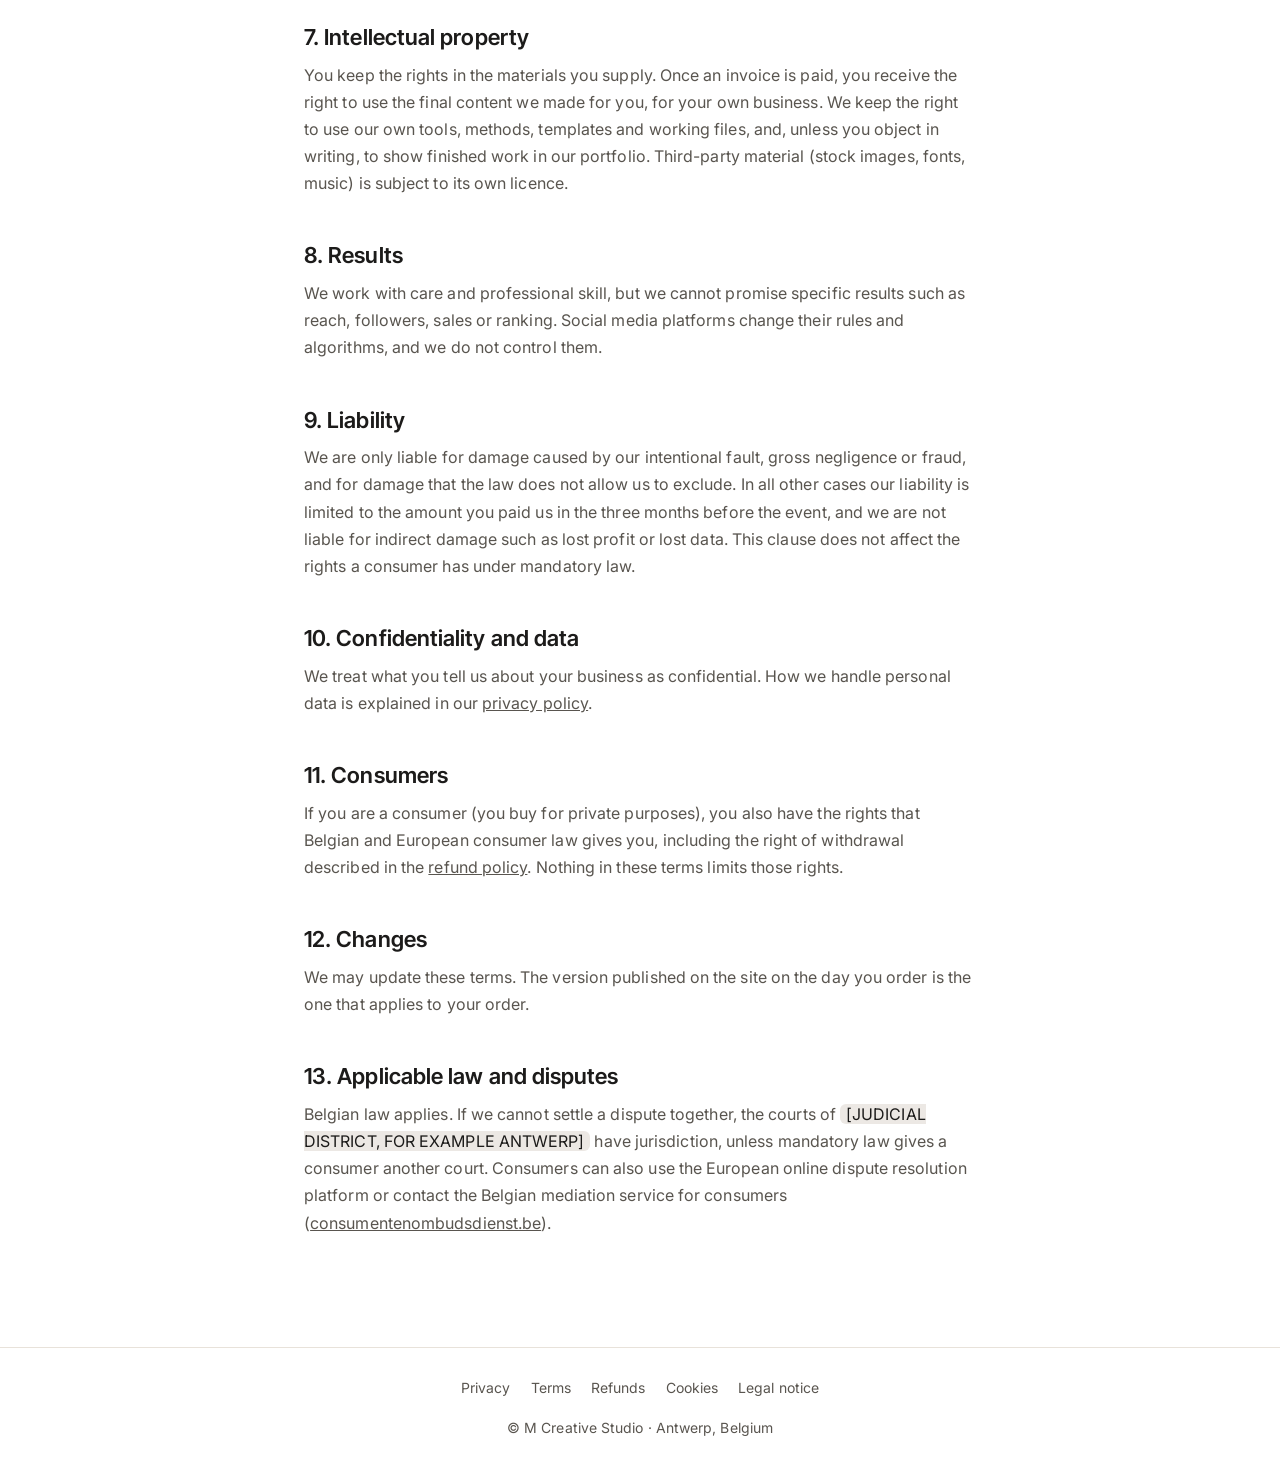
<file: terms.html>
<!doctype html>
<html lang="en">
<head>
<meta charset="utf-8">
<meta name="viewport" content="width=device-width,initial-scale=1">
<title>Terms of use · M Creative Studio · Beta</title>
<meta name="description" content="The rules for using this website and our services.">
<meta name="robots" content="noindex">
<link rel="preconnect" href="https://fonts.googleapis.com"><link rel="preconnect" href="https://fonts.gstatic.com" crossorigin><link href="https://fonts.googleapis.com/css2?family=Inter:wght@300;400;500;600&family=Inter+Tight:wght@300;400;500;600&display=swap" rel="stylesheet">
<link rel="stylesheet" href="legal.css">
</head>
<body>
<header class="top"><div class="in"><a href="index.html" aria-label="M Creative Studio"><img src="img/logo-m.jpg" alt="M Creative Studio"></a><a class="back" href="index.html">← Back to the website</a></div></header>
<main>
<p class="lab">M Creative Studio</p>
<h1>Terms of use</h1>
<p class="upd">Last updated: <span class="ph">[DATE]</span></p>
<div class="draft"><b>Draft for review.</b> This text is a starting point written for the beta site. It is not legal advice. Items in <span class="ph">[brackets]</span> must be completed by M Creative Studio, and a legal professional should check the whole text before the site goes live.</div>

<h2>1. Who we are</h2>
<p>These terms apply to this website and to the services of <span class="ph">[COMPANY NAME AND LEGAL FORM]</span>, trading as M Creative Studio, <span class="ph">[REGISTERED ADDRESS]</span>, Belgium, company number <span class="ph">[COMPANY NUMBER (BCE/KBO)]</span>, VAT <span class="ph">[VAT NUMBER]</span>. Contact: <a href="mailto:hello@mcreativestudio.be">hello@mcreativestudio.be</a>.</p>

<h2>2. Using the website</h2>
<p>You may browse and use the website for lawful purposes only. Do not try to disrupt the site, access it without permission or use it to send spam. We may change or remove content at any time.</p>

<h2>3. Our services</h2>
<p>We offer social media strategy, content creation, websites and apps, as described on the site. The content of each package (Start, Growth, Studio) is shown in the package overview. A custom quote can be requested for anything else. Descriptions on the website are not an offer by themselves: an agreement starts when we confirm your order or accept your signed quote.</p>

<h2>4. Prices and payment</h2>
<ul>
<li>Prices are in euro and exclude VAT (21% unless stated otherwise).</li>
<li>Packages are billed monthly in advance. Other work is billed as agreed in the quote.</li>
<li>Invoices are payable within <span class="ph">[14]</span> days. Late payment can lead to interest and fixed compensation under Belgian law, and we may pause work until the invoice is paid.</li>
<li>Advertising budgets are paid directly by you to the platform and are not part of our fee.</li>
</ul>

<h2>5. Duration and cancellation</h2>
<p>Packages run month by month and renew automatically. We recommend at least three months to see real results, but this is not a minimum term. You can cancel by email, effective at the end of the current month, if you tell us at least <span class="ph">[7]</span> days before the next month starts. Cancellation of other work follows the quote. See also our <a href="refunds.html">refund policy</a>.</p>

<h2>6. What we need from you</h2>
<p>You give us the information, access and materials we need on time and you confirm that you have the right to use them (texts, photos, logos, music). Delays on your side can move the delivery dates.</p>

<h2>7. Intellectual property</h2>
<p>You keep the rights in the materials you supply. Once an invoice is paid, you receive the right to use the final content we made for you, for your own business. We keep the right to use our own tools, methods, templates and working files, and, unless you object in writing, to show finished work in our portfolio. Third-party material (stock images, fonts, music) is subject to its own licence.</p>

<h2>8. Results</h2>
<p>We work with care and professional skill, but we cannot promise specific results such as reach, followers, sales or ranking. Social media platforms change their rules and algorithms, and we do not control them.</p>

<h2>9. Liability</h2>
<p>We are only liable for damage caused by our intentional fault, gross negligence or fraud, and for damage that the law does not allow us to exclude. In all other cases our liability is limited to the amount you paid us in the three months before the event, and we are not liable for indirect damage such as lost profit or lost data. This clause does not affect the rights a consumer has under mandatory law.</p>

<h2>10. Confidentiality and data</h2>
<p>We treat what you tell us about your business as confidential. How we handle personal data is explained in our <a href="privacy.html">privacy policy</a>.</p>

<h2>11. Consumers</h2>
<p>If you are a consumer (you buy for private purposes), you also have the rights that Belgian and European consumer law gives you, including the right of withdrawal described in the <a href="refunds.html">refund policy</a>. Nothing in these terms limits those rights.</p>

<h2>12. Changes</h2>
<p>We may update these terms. The version published on the site on the day you order is the one that applies to your order.</p>

<h2>13. Applicable law and disputes</h2>
<p>Belgian law applies. If we cannot settle a dispute together, the courts of <span class="ph">[JUDICIAL DISTRICT, FOR EXAMPLE ANTWERP]</span> have jurisdiction, unless mandatory law gives a consumer another court. Consumers can also use the European online dispute resolution platform or contact the Belgian mediation service for consumers (<a href="https://www.consumentenombudsdienst.be" rel="noopener">consumentenombudsdienst.be</a>).</p>

</main>
<footer><a href="privacy.html">Privacy</a><a href="terms.html">Terms</a><a href="refunds.html">Refunds</a><a href="cookies.html">Cookies</a><a href="legal-notice.html">Legal notice</a><br><span style="display:block;margin-top:10px">© M Creative Studio · Antwerp, Belgium</span></footer>
</body>
</html>
</file>
<file: legal.css>
:root{--ink:#1c1b1a;--mute:#59554f;--line:#e8e2da;--bg:#fff;--soft:#f6f2ec;--taupe:#a89684;--metal-dk:linear-gradient(135deg,#3a2f26,#7b6652 55%,#3a2f26)}
*{box-sizing:border-box}html{-webkit-text-size-adjust:100%}
body{margin:0;background:var(--bg);color:var(--ink);font:400 16px/1.7 Inter,system-ui,-apple-system,sans-serif;letter-spacing:.005em}
a{color:inherit}
.top{position:sticky;top:0;z-index:5;background:color-mix(in srgb,var(--bg) 82%,transparent);-webkit-backdrop-filter:blur(18px);backdrop-filter:blur(18px);border-bottom:1px solid var(--line)}
.top .in{max-width:880px;margin:0 auto;padding:12px 24px;display:flex;align-items:center;justify-content:space-between;gap:16px}
.top img{width:36px;height:36px;border-radius:10px;display:block}
.top a.back{font-size:14px;text-decoration:none;color:var(--mute)}
.top a.back:hover{color:var(--ink)}
main{max-width:720px;margin:0 auto;padding:64px 24px 96px}
.lab{font-size:12px;letter-spacing:.14em;text-transform:uppercase;color:var(--mute);margin:0 0 14px}
h1{font:600 clamp(30px,5vw,44px)/1.15 'Inter Tight',Inter,sans-serif;letter-spacing:.005em;margin:0 0 12px}
.upd{color:var(--mute);font-size:14px;margin:0 0 32px}
.draft{background:var(--soft);border:1px solid var(--line);border-radius:18px;padding:16px 18px;font-size:14.5px;color:var(--mute);margin:0 0 40px}
.draft b{color:var(--ink)}
h2{font:600 22px/1.3 'Inter Tight',Inter,sans-serif;margin:44px 0 10px}
p,li{color:var(--mute)}
p{margin:0 0 14px}
ul{padding-left:20px;margin:0 0 14px}
li{margin-bottom:6px}
.ph{background:rgba(168,150,132,.22);border-radius:6px;padding:0 6px;color:var(--ink);white-space:nowrap}
table{width:100%;border-collapse:collapse;margin:8px 0 18px;font-size:15px}
th,td{text-align:left;padding:10px 12px;border-bottom:1px solid var(--line);vertical-align:top}
th{font-weight:600;color:var(--ink)}
td{color:var(--mute)}
footer{border-top:1px solid var(--line);padding:28px 24px;text-align:center;font-size:14px;color:var(--mute)}
footer a{margin:0 8px;text-decoration:none}
footer a:hover{color:var(--ink)}

table{border:1px solid var(--line);border-radius:18px;overflow:hidden;border-collapse:separate;border-spacing:0}
th{font-size:12px;letter-spacing:.1em;text-transform:uppercase;color:var(--mute);font-weight:600;background:var(--soft)}
th,td{padding:14px 16px;border-bottom:1px solid var(--line)}
tr:last-child td{border-bottom:0}
td:first-child{color:var(--ink);font-weight:500}
@media (max-width:640px){
 table,tbody,tr,td{display:block;width:100%}
 tr.hd{display:none}
 table{border:0;border-radius:0}
 tr{border:1px solid var(--line);border-radius:18px;margin:0 0 14px;padding:6px 0;background:var(--bg)}
 td{border:0!important;padding:10px 18px}
 td::before{content:attr(data-l);display:block;font-size:11.5px;letter-spacing:.1em;text-transform:uppercase;color:var(--mute);margin-bottom:3px;font-weight:600}
 td:first-child{font-weight:600}
}

/* aanklikbaar = handje */
select,summary,button,[role=button],label[for],input[type=submit],input[type=checkbox],input[type=radio],a[href],.chp,.tpc,.tlink,.more{cursor:pointer}
select:disabled,button:disabled{cursor:not-allowed}

/* pagina-voet: links lopen door naar een nieuwe regel */
footer{display:flex;flex-wrap:wrap;justify-content:center;gap:6px 4px}
footer a{margin:0 8px;white-space:nowrap}
footer br{display:none}
footer>span{flex:0 0 100%;margin-top:10px!important}

/* ph-wrap: markeringen mogen afbreken, niets loopt buiten het scherm */
.ph{white-space:normal;overflow-wrap:anywhere}
main{overflow-wrap:break-word}
table{table-layout:auto}
@media (max-width:640px){td{overflow-wrap:anywhere}}
</file>
<file: support.css>
main.sup{max-width:980px}
.sup .intro{font-size:18px;max-width:54ch;margin:0 0 36px}
.steps3{display:flex;gap:10px;flex-wrap:wrap;margin:0 0 14px;font-size:13px;letter-spacing:.12em;text-transform:uppercase;color:var(--mute);font-weight:600}
.tp{display:grid;grid-template-columns:repeat(4,1fr);gap:12px;margin:0 0 18px}
.tpc{position:relative;text-align:left;padding:18px 18px 16px;border-radius:20px;border:1px solid var(--line);background:#fff;cursor:pointer;font:inherit;color:var(--ink);transition:transform .4s cubic-bezier(.34,1.45,.64,1),box-shadow .35s,border-color .3s,background .3s}
.tpc b{display:block;font-weight:600;font-size:16px}
.tpc span{display:block;color:var(--mute);font-size:13.5px;margin-top:4px;line-height:1.4}
.tpc:hover{transform:translateY(-3px);box-shadow:0 22px 40px -28px rgba(90,60,30,.5)}
.tpc[aria-pressed=true]{background:linear-gradient(135deg,#fff,var(--soft));border-color:#2a2622;box-shadow:0 0 0 1px #2a2622 inset}
.tpc[aria-pressed=true]::after{content:"";position:absolute;right:14px;top:14px;width:18px;height:18px;border-radius:50%;background:#2a2622 url("data:image/svg+xml,%3Csvg xmlns='http://www.w3.org/2000/svg' viewBox='0 0 20 20'%3E%3Cpath d='M5.5 10.5l3 3 6-6.5' fill='none' stroke='white' stroke-width='2' stroke-linecap='round' stroke-linejoin='round'/%3E%3C/svg%3E") center/100% no-repeat}
.iss{display:none;flex-wrap:wrap;gap:8px;margin:0 0 36px}
.iss.on{display:flex}
.chp{padding:10px 16px;border-radius:999px;border:1px solid var(--line);background:#fff;font:500 14px Inter,sans-serif;color:var(--ink);cursor:pointer;transition:background .25s,color .25s,border-color .25s}
.chp:hover{border-color:#2a2622}
.chp[aria-pressed=true]{background:#2a2622;color:#fff;border-color:#2a2622}
.two{display:grid;grid-template-columns:1.05fr .95fr;gap:56px;align-items:start}
.two h2{margin-top:0}
form.sf{display:grid;gap:14px;padding:26px;border-radius:26px;border:1px solid var(--line);background:linear-gradient(135deg,#fff 0%,var(--soft) 100%)}
form.sf label{font-size:14px;color:var(--mute);display:block}
form.sf input,form.sf select,form.sf textarea{width:100%;margin-top:6px;padding:14px 16px;border:1px solid var(--line);border-radius:16px;font:400 16px Inter,sans-serif;color:var(--ink);background:#fff}
form.sf textarea{min-height:140px;resize:vertical}
form.sf button.go{height:52px;border:0;border-radius:999px;background:var(--metal-dk);color:#fff;font:500 16px Inter,sans-serif;cursor:pointer}
form.sf .hp{position:absolute;left:-9999px}
form.sf .fn{font-size:13px;margin:0}
.sf-ok{display:none;padding:26px;border-radius:26px;background:var(--soft);border:1px solid var(--line)}
.sf-err{display:none;color:#b3402f;font-size:14px;margin:0}
.fcard{padding:26px;border-radius:26px;border:1px solid var(--line);background:linear-gradient(135deg,#fff,var(--soft))}
.fcard h2{font-size:20px}
.fcard .btnl{display:inline-flex;align-items:center;gap:10px;margin-top:8px;height:50px;padding:0 24px;border-radius:999px;background:var(--metal-dk);color:#fff;text-decoration:none;font-weight:500}
.fcard ul{padding:0;list-style:none;margin:14px 0 0;display:grid;gap:10px}
.fcard li a{color:var(--ink);text-decoration:underline;text-underline-offset:3px}
@media(max-width:900px){.tp{grid-template-columns:1fr 1fr}.two{grid-template-columns:1fr;gap:36px}}
@media(max-width:520px){.tp{grid-template-columns:1fr}}
/* faq */
.fq-s{position:relative;margin:0 0 22px}
.fq-s input{width:100%;padding:16px 18px 16px 48px;border:1px solid var(--line);border-radius:999px;font:400 16px Inter,sans-serif;background:#fff;color:var(--ink)}
.fq-s svg{position:absolute;left:18px;top:50%;width:20px;height:20px;margin-top:-10px;color:var(--mute)}
.fq-t{display:flex;flex-wrap:wrap;gap:8px;margin:0 0 34px}
.fq-g{margin:0 0 44px}
.fq-g h2{margin:0 0 6px}
.fq-g.hide,.fq-q.hide{display:none}
.fq-q{border-bottom:1px solid var(--line);padding:16px 0}
.fq-q summary{cursor:pointer;font-weight:500;color:var(--ink);list-style:none;display:flex;justify-content:space-between;gap:16px}
.fq-q summary::-webkit-details-marker{display:none}
.fq-q summary::after{content:"+";font-size:22px;line-height:1;color:var(--mute)}
.fq-q[open] summary::after{content:"\2212"}
.fq-q p{margin:10px 0 0;max-width:70ch}
.fq-none{display:none;padding:20px 0;color:var(--mute)}
.fq-cta{margin-top:20px;padding:28px;border-radius:26px;border:1px solid var(--line);background:linear-gradient(135deg,#fff,var(--soft));display:flex;align-items:center;justify-content:space-between;gap:18px;flex-wrap:wrap}
.fq-cta b{font-size:18px}
.fq-cta a{display:inline-flex;align-items:center;height:50px;padding:0 24px;border-radius:999px;background:var(--metal-dk);color:#fff;text-decoration:none;font-weight:500}

form.sf label[hidden]{display:none}
form.sf select{appearance:none;-webkit-appearance:none;background:#fff url("data:image/svg+xml,%3Csvg xmlns='http://www.w3.org/2000/svg' viewBox='0 0 20 20'%3E%3Cpath d='M5 8l5 5 5-5' fill='none' stroke='%23706d69' stroke-width='1.8' stroke-linecap='round' stroke-linejoin='round'/%3E%3C/svg%3E") right 14px center/18px no-repeat;padding-right:44px}
.two{margin-top:8px}

/* aanklikbaar = handje */
select,summary,button,[role=button],label[for],input[type=submit],input[type=checkbox],input[type=radio],a[href],.chp,.tpc,.tlink,.more{cursor:pointer}
select:disabled,button:disabled{cursor:not-allowed}
</file>
<file: dd.css>
/* eigen uitklapmenu */
.dd{position:relative;margin-top:6px}
.dd-native{position:absolute!important;opacity:0!important;pointer-events:none!important;width:1px!important;height:1px!important;margin:0!important;padding:0!important;border:0!important;overflow:hidden}
.dd-btn{width:100%;display:flex;align-items:center;justify-content:space-between;gap:12px;text-align:left;padding:14px 16px;border:1px solid var(--line,#e8e2da);border-radius:16px;background:#fff;font:400 16px Inter,system-ui,sans-serif;color:var(--ink,#1c1b1a);cursor:pointer;transition:border-color .25s,box-shadow .25s}
.dd-btn::after{content:"";width:18px;height:18px;flex:none;background:url("data:image/svg+xml,%3Csvg xmlns='http://www.w3.org/2000/svg' viewBox='0 0 20 20'%3E%3Cpath d='M5 8l5 5 5-5' fill='none' stroke='%23706d69' stroke-width='1.8' stroke-linecap='round' stroke-linejoin='round'/%3E%3C/svg%3E") center/100% no-repeat;transition:transform .35s cubic-bezier(.34,1.56,.64,1)}
.dd.open .dd-btn::after{transform:rotate(180deg)}
.dd-btn:hover{border-color:#2a2622}
.dd-btn:focus-visible,.dd.open .dd-btn{outline:0;border-color:#2a2622;box-shadow:0 0 0 3px rgba(42,38,34,.12)}
.dd.dd-empty .dd-txt{color:#8a857f}
.dd-list{position:absolute;z-index:40;left:0;right:0;top:calc(100% + 8px);margin:0;padding:8px;list-style:none;max-height:300px;overflow:auto;border-radius:20px;background:rgba(255,255,255,.94);-webkit-backdrop-filter:blur(22px) saturate(1.8);backdrop-filter:blur(22px) saturate(1.8);border:1px solid rgba(40,30,20,.12);box-shadow:0 26px 50px -20px rgba(30,20,10,.45),0 4px 10px rgba(30,20,10,.08);opacity:0;visibility:hidden;transform:translateY(-6px) scale(.98);transform-origin:50% 0;transition:opacity .22s,transform .3s cubic-bezier(.22,1,.36,1),visibility 0s .3s}
.dd.up .dd-list{top:auto;bottom:calc(100% + 8px);transform-origin:50% 100%;transform:translateY(6px) scale(.98)}
.dd.open .dd-list{opacity:1;visibility:visible;transform:none;transition:opacity .22s,transform .3s cubic-bezier(.22,1,.36,1)}
.dd-list li{position:relative;padding:12px 40px 12px 14px;border-radius:12px;font-size:15.5px;line-height:1.35;color:var(--ink,#1c1b1a);cursor:pointer;transition:background .15s}
.dd-list li.hl{background:rgba(0,0,0,.06)}
.dd-list li.sel{font-weight:600}
.dd-list li.sel::after{content:"";position:absolute;right:14px;top:50%;width:18px;height:18px;margin-top:-9px;border-radius:50%;background:#2a2622 url("data:image/svg+xml,%3Csvg xmlns='http://www.w3.org/2000/svg' viewBox='0 0 20 20'%3E%3Cpath d='M5.5 10.5l3 3 6-6.5' fill='none' stroke='white' stroke-width='2' stroke-linecap='round' stroke-linejoin='round'/%3E%3C/svg%3E") center/100% no-repeat}
@media (prefers-reduced-motion:reduce){.dd-list,.dd-btn::after{transition:none}}
</file>
